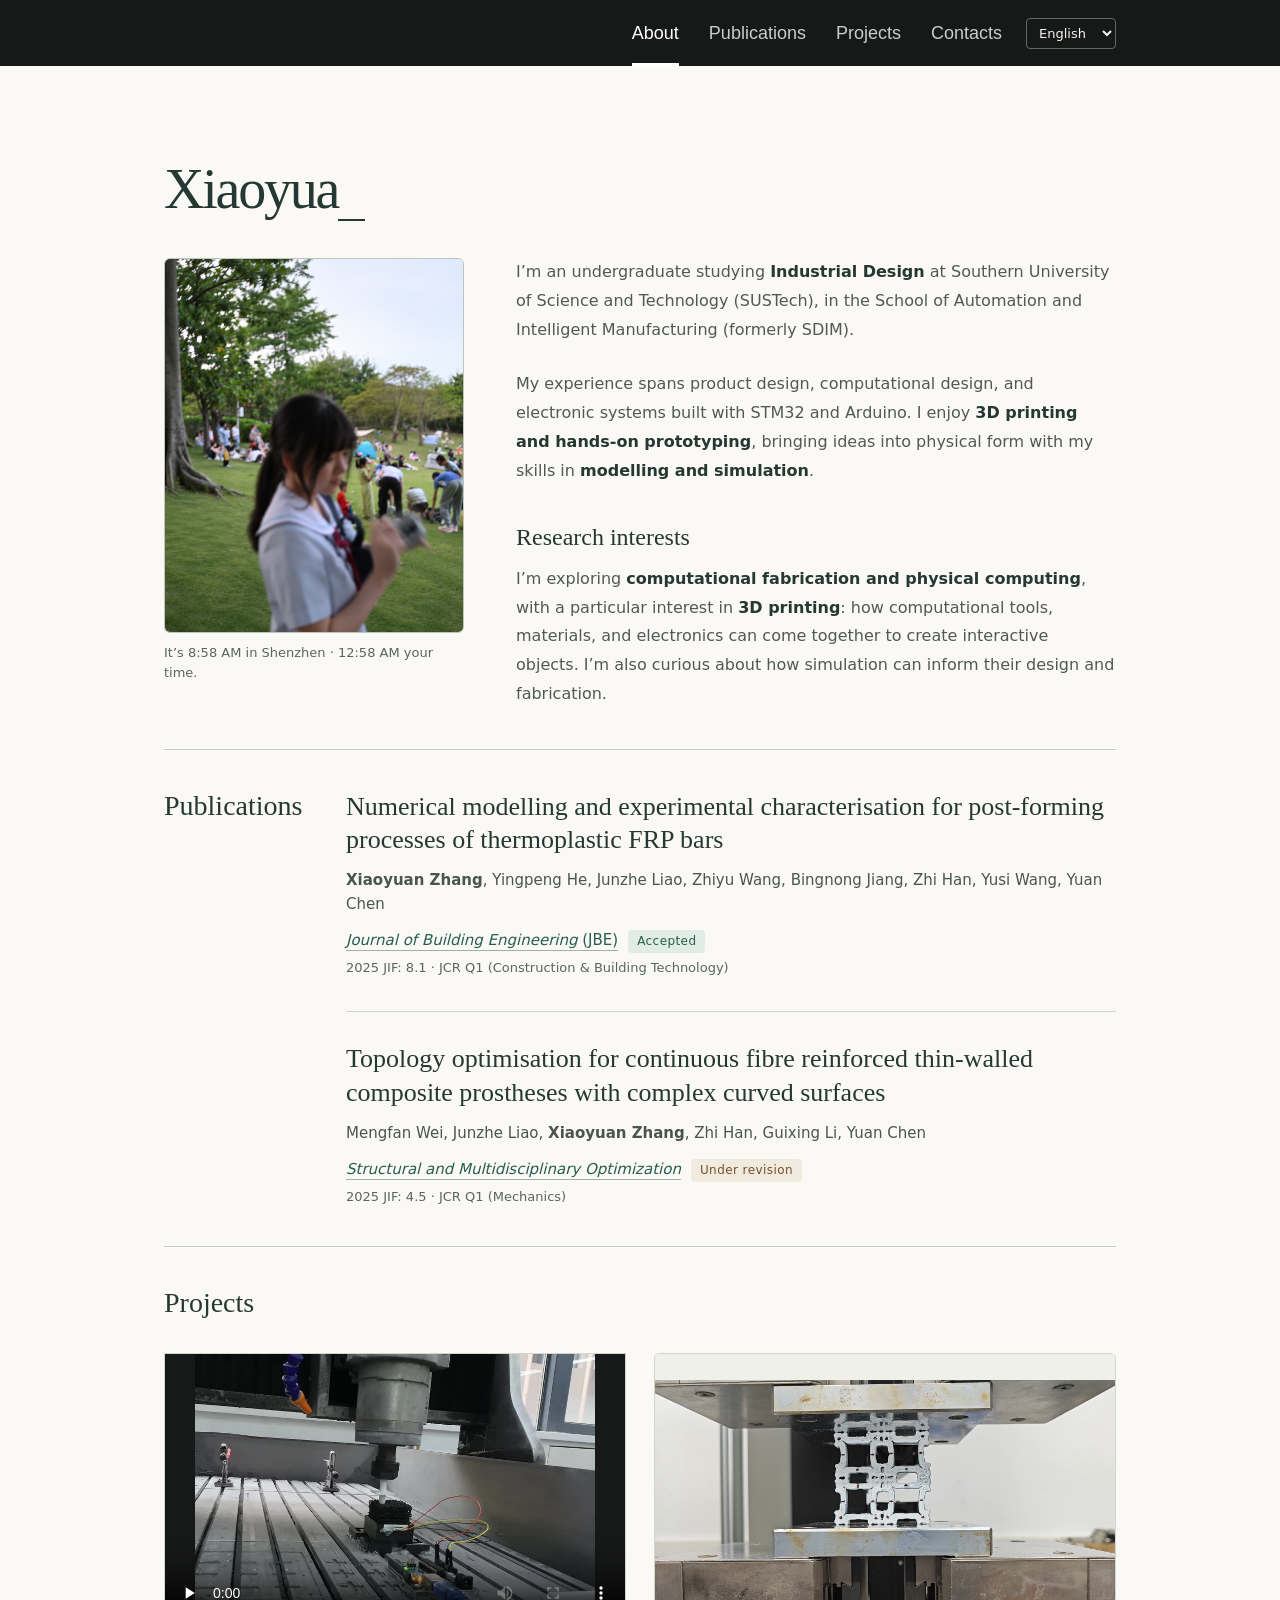
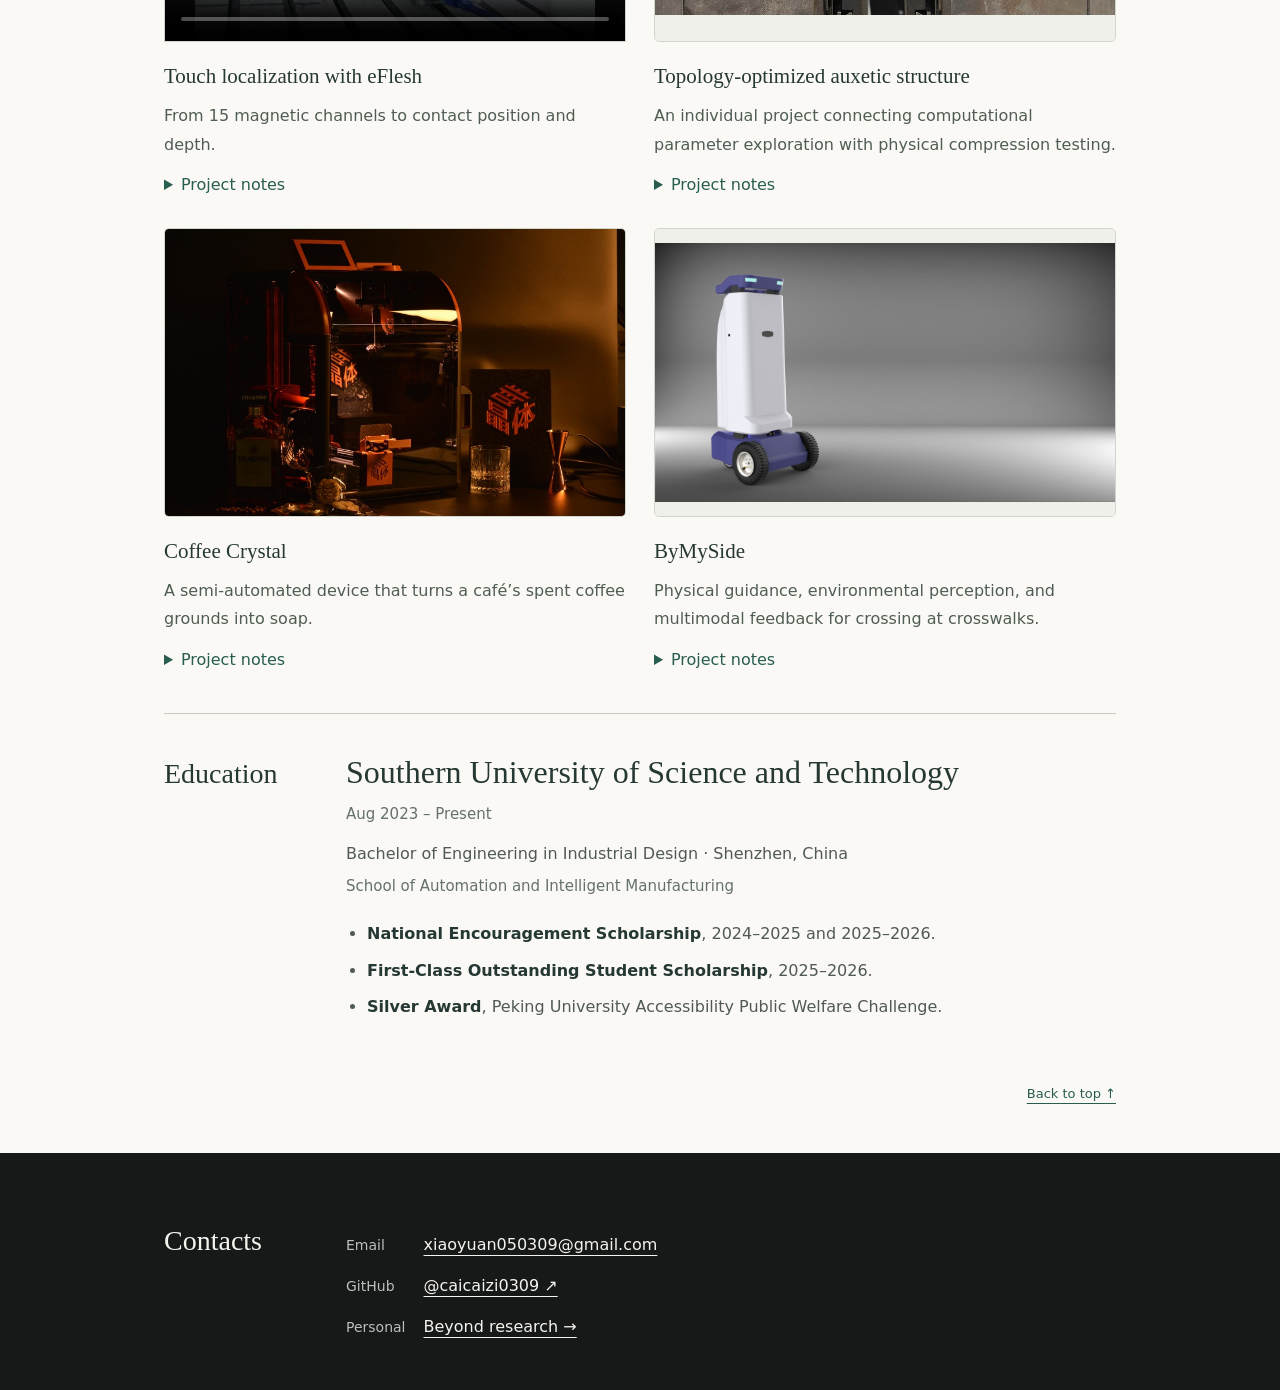
<file: index.html>
<!doctype html>
<html lang="en">
<head>
  <meta charset="utf-8">
  <meta name="viewport" content="width=device-width,initial-scale=1">
  <title>Xiaoyuan Zhang</title>
  <link rel="icon" type="image/svg+xml" href="images/favicon.svg?v=2">
  <link rel="stylesheet" href="style.css?v=20261124-1">
</head>
<body id="top">
<header>
  <nav aria-label="Main navigation" lang="en"><a href="#about">About</a><a href="#papers">Publications</a><a href="#projects">Projects</a><a href="#contact">Contacts</a></nav>
  <select id="language" aria-label="Language / Idioma">
    <option value="en" lang="en" selected>English</option>
    <option value="es" lang="es">Español</option>
  </select>
</header>
<div class="wrap">
<main>
<section id="about" class="hero">
  <!-- 改名字：替换下一行两个标签中间的文字 -->
  <h1 id="profile-name">Xiaoyuan Zhang</h1>
  <div class="profile-aside">
    <!-- 把照片命名为 portrait.jpg，放在 images 文件夹内 -->
    <div class="portrait">
      <span aria-hidden="true">Portrait</span>
      <img src="images/portrait.jpg" alt="Portrait of Xiaoyuan Zhang" onerror="this.hidden=true">
    </div>
    <p class="world-clock" id="clock-line" lang="en"></p>
  </div>
  <div>
    <!-- 改简介：替换下面这句话 -->
    <p class="intro">I’m an undergraduate studying <strong>Industrial Design</strong> at Southern University of Science and Technology (SUSTech), in the School of Automation and Intelligent Manufacturing (formerly SDIM).</p>
    <p class="intro">My experience spans product design, computational design, and electronic systems built with STM32 and Arduino. I enjoy <strong>3D printing and hands-on prototyping</strong>, bringing ideas into physical form with my skills in <strong>modelling and simulation</strong>.</p>
    <h2 class="bio-heading" lang="en">Research interests</h2>
    <p class="research-copy">I’m exploring <strong>computational fabrication and physical computing</strong>, with a particular interest in <strong>3D printing</strong>: how computational tools, materials, and electronics can come together to create interactive objects. I’m also curious about how simulation can inform their design and fabrication.</p>
  </div>
</section>

<section id="papers" class="row">
  <h2 lang="en">Publications</h2>
  <div lang="en"><!-- 每篇稿件使用一个 article，新增时复制整段 -->
    <article class="paper">
      <h3 lang="en">Numerical modelling and experimental characterisation for post-forming processes of thermoplastic FRP bars</h3>
      <p><strong>Xiaoyuan Zhang</strong>, Yingpeng He, Junzhe Liao, Zhiyu Wang, Bingnong Jiang, Zhi Han, Yusi Wang, Yuan Chen</p>
      <p class="venue"><a class="journal-link" href="https://www.sciencedirect.com/journal/journal-of-building-engineering" target="_blank" rel="noopener"><cite>Journal of Building Engineering</cite> (JBE)</a><span class="paper-status accepted" data-es="Aceptado">Accepted</span></p>
      <p class="journal-metrics">2025 JIF: 8.1 · JCR Q1 (Construction &amp; Building Technology)</p>
    </article>
    <article class="paper">
      <h3 lang="en">Topology optimisation for continuous fibre reinforced thin-walled composite prostheses with complex curved surfaces</h3>
      <p>Mengfan Wei, Junzhe Liao, <strong>Xiaoyuan Zhang</strong>, Zhi Han, Guixing Li, Yuan Chen</p>
      <p class="venue"><a class="journal-link" href="https://link.springer.com/journal/158" target="_blank" rel="noopener"><cite>Structural and Multidisciplinary Optimization</cite></a><span class="paper-status" data-es="En proceso de revisión">Under revision</span></p>
      <p class="journal-metrics">2025 JIF: 4.5 · JCR Q1 (Mechanics)</p>
    </article>
  </div>
</section>

<section id="projects" class="row">
  <h2 lang="en">Projects</h2>
  <div class="projects-grid"><!-- 每个项目使用一个 article -->
    <article class="entry project-card" id="project-eflesh">
      <!-- Put the original MP4 at videos/data-acquisition.mp4. The poster remains visible until playback. -->
      <video class="project-video" controls preload="none" poster="images/eflesh/acquisition.jpg">
        <source src="videos/data-acquisition.mp4" type="video/mp4">
        Your browser does not support HTML video.
      </video>
      <h3><a class="project-link" href="eflesh.html?v=20261120-3"><span data-es="Localización táctil con eFlesh">Touch localization with eFlesh</span></a></h3>
      <p data-es="De 15 canales magnéticos a la posición y profundidad de un contacto.">From 15 magnetic channels to contact position and depth.</p>
      <details><summary>Project notes</summary>
        <p data-es="Un proyecto de reproducción basado en eFlesh: adquisición automatizada, segmentación de señales, regresión con una red neuronal y visualización del contacto. Recogimos 2.000 pulsaciones y evaluamos la interpolación espacial mediante una partición en damero.">A reproduction project based on eFlesh: automated acquisition, signal segmentation, neural-network regression, and contact visualization. We collected 2,000 indentations and evaluated spatial interpolation with a checkerboard split.</p>
      </details>
    </article>
    <article class="entry project-card" id="project-auxetic">
      <div class="project-preview project-cover"><img src="images/auxetic/compression-setup.png" alt="Compression test of the auxetic specimen" loading="lazy"></div>
      <h3><a class="project-link" href="auxetic.html"><span data-es="Estructura auxética optimizada por topología">Topology-optimized auxetic structure</span></a></h3>
      <p data-es="Un proyecto individual que relaciona la exploración computacional de parámetros con una prueba física de compresión.">An individual project connecting computational parameter exploration with physical compression testing.</p>
      <details><summary>Project notes</summary>
        <p data-es="Exploré cómo el factor de penalización, el radio de filtrado y la fracción de volumen afectan la rigidez y el coeficiente de Poisson, y comparé la predicción con una pieza impresa.">I explored how penalization, filter radius, and volume fraction affect stiffness and Poisson’s ratio, then compared the prediction with a printed specimen.</p>
      </details>
    </article>
    <article class="entry project-card" id="project-coffee">
      <div class="project-preview project-cover project-cover--photo"><img src="images/coffee-crystal/delivery.jpg" alt="Coffee Crystal machine producing coffee-ground soap" loading="lazy"></div>
      <h3><a class="project-link" href="coffee-crystal.html"><span data-es="Coffee Crystal">Coffee Crystal</span></a></h3>
      <p data-es="Un dispositivo semiautomatizado que convierte los posos de café de una cafetería en jabón.">A semi-automated device that turns a café’s spent coffee grounds into soap.</p>
      <details><summary>Project notes</summary>
        <p data-es="Proyecto de equipo que integra investigación de usuarios, arquitectura mecánica, control de movimiento, control térmico e interacción guiada.">A team project integrating user research, mechanical architecture, motion and temperature control, and guided interaction.</p>
      </details>
    </article>
    <article class="entry project-card" id="project-street-robot">
      <div class="project-preview project-cover"><img src="images/street-robot/robot-render.jpg" alt="Street-crossing robot for visually impaired pedestrians" loading="lazy"></div>
      <h3><a class="project-link" href="street-robot.html"><span data-es="ByMySide">ByMySide</span></a></h3>
      <p data-es="Guía física, percepción del entorno y retroalimentación multimodal para cruzar pasos de peatones.">Physical guidance, environmental perception, and multimodal feedback for crossing at crosswalks.</p>
      <details><summary>Project notes</summary>
        <p data-es="Proyecto de equipo. Mi trabajo se centró en el análisis por elementos finitos del asa bajo cargas estáticas y dinámicas.">Team project. My work focused on finite-element analysis of the handle under static and dynamic loads.</p>
      </details>
    </article>
  </div>
</section>

<section id="education" class="row">
  <h2>Education</h2>
  <div class="education-record">
    <div>
      <h3>Southern University of Science and Technology</h3>
      <p class="education-period">Aug 2023 – Present</p>
      <p class="education-degree">Bachelor of Engineering in Industrial Design · Shenzhen, China</p>
      <p class="education-school">School of Automation and Intelligent Manufacturing</p>
      <!-- 奖项英文为描述性翻译；如证书有官方英文名称，可在此替换 -->
      <ul class="education-awards">
        <li><strong>National Encouragement Scholarship</strong>, 2024–2025 and 2025–2026.</li>
        <li><strong>First-Class Outstanding Student Scholarship</strong>, 2025–2026.</li>
        <li><strong>Silver Award</strong>, Peking University Accessibility Public Welfare Challenge.</li>
      </ul>
    </div>
  </div>
</section>

</main><footer><a href="#top">Back to top ↑</a></footer></div>
<div class="contact-band"><div class="wrap">
<section id="contact" class="row">
  <h2 lang="en">Contacts</h2>
  <dl class="contact-links">
    <dt>Email</dt>
    <dd><a href="mailto:xiaoyuan050309@gmail.com">xiaoyuan050309@gmail.com</a></dd>
    <dt>GitHub</dt>
    <dd><a href="https://github.com/caicaizi0309">@caicaizi0309 ↗</a></dd>
    <dt class="life-label">Personal</dt>
    <dd><a class="life-link" href="life.html">Beyond research →</a></dd>
  </dl>

</section>
</div></div><script src="clock.js"></script><script src="motion.js"></script><script src="language.js?v=20261124-1"></script></body></html>
</file>
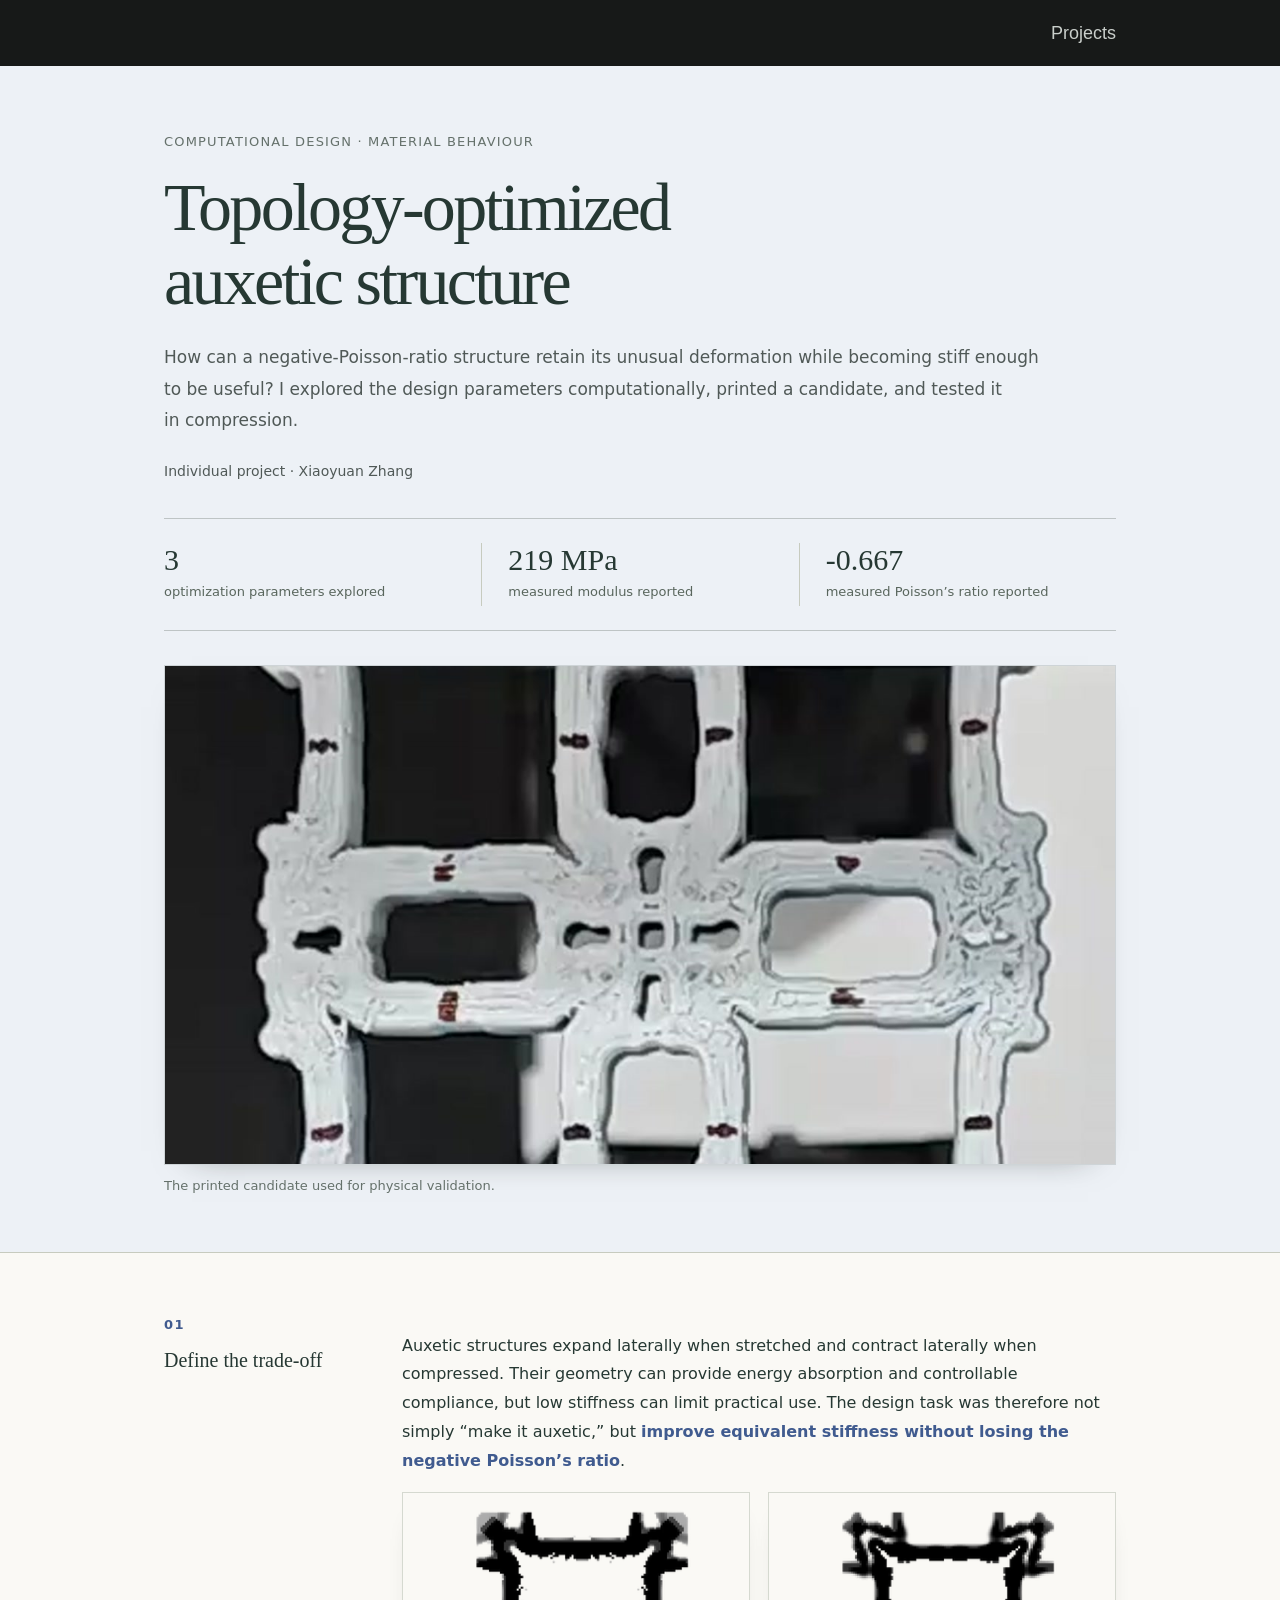
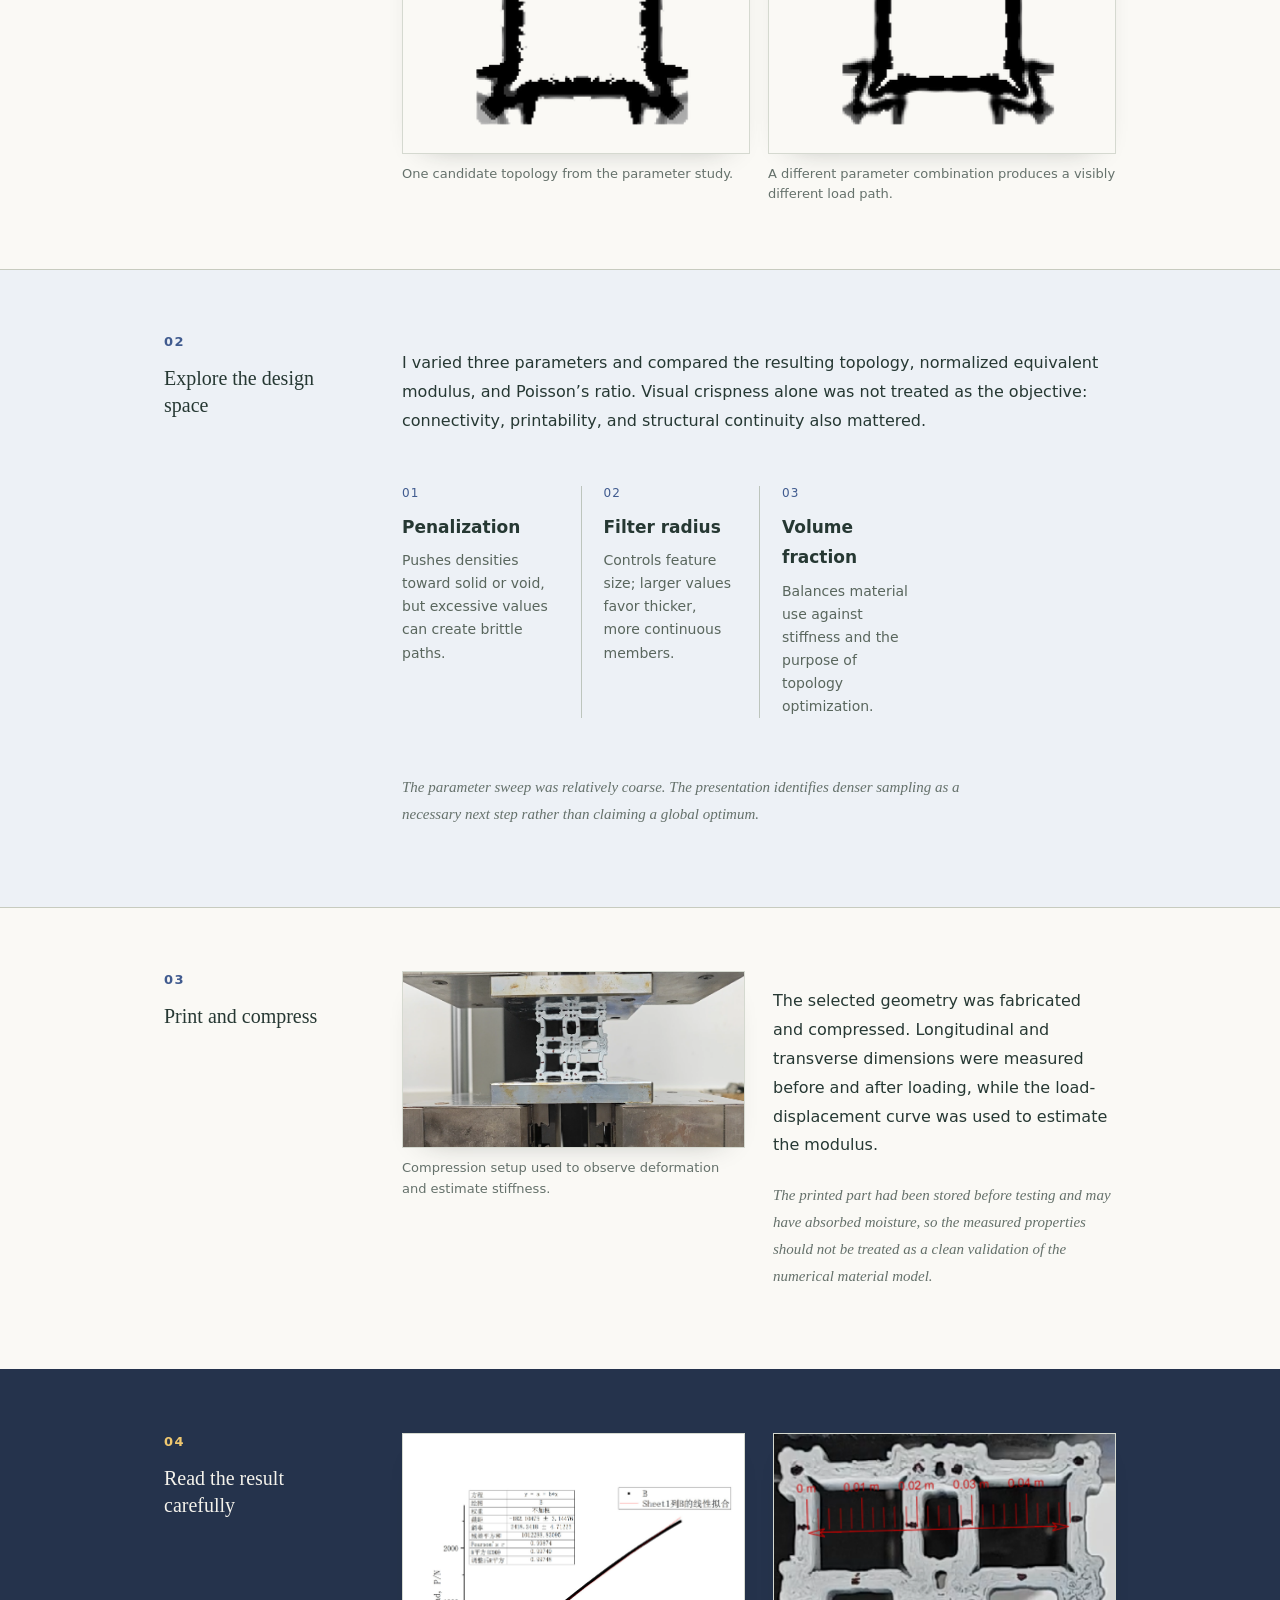
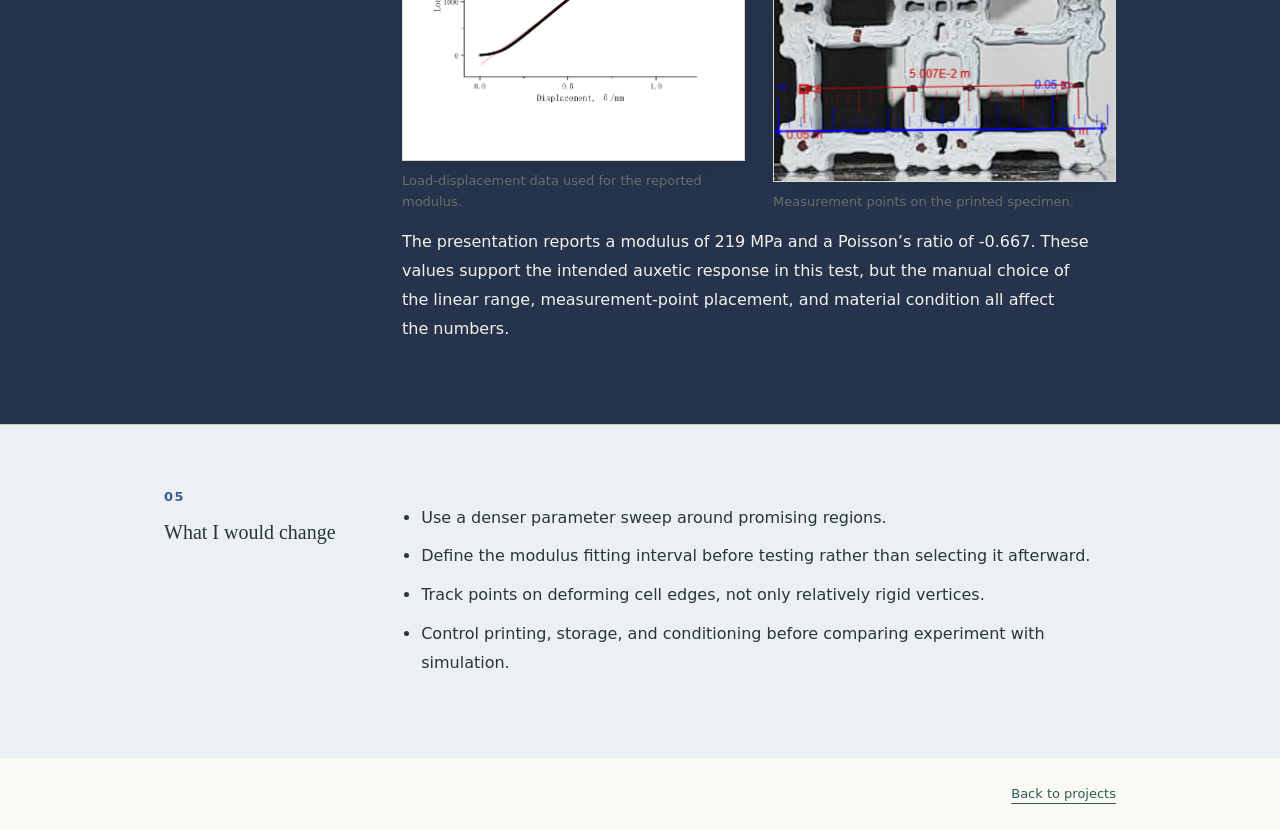
<file: auxetic.html>
<!doctype html>
<html lang="en">
<head>
<meta charset="utf-8"><meta name="viewport" content="width=device-width,initial-scale=1">
<title>Topology-optimized auxetic structure · Xiaoyuan Zhang</title>
<link rel="icon" type="image/svg+xml" href="images/favicon.svg?v=2">
<link rel="stylesheet" href="style.css?v=20261123-1"><link rel="stylesheet" href="project.css?v=20261125-1">
</head>
<body id="top" class="case-page case-auxetic">
<header><nav aria-label="Main navigation"><a href="index.html#projects">Projects</a></nav></header>
<main class="wrap">
<section class="case-head">
<div class="case-kicker">COMPUTATIONAL DESIGN · MATERIAL BEHAVIOUR</div>
<h1>Topology-optimized auxetic structure</h1>
<p>How can a negative-Poisson-ratio structure retain its unusual deformation while becoming stiff enough to be useful? I explored the design parameters computationally, printed a candidate, and tested it in compression.</p>
<p class="case-meta">Individual project · Xiaoyuan Zhang</p>
<div class="case-stats">
<div><strong>3</strong><span>optimization parameters explored</span></div>
<div><strong>219 MPa</strong><span>measured modulus reported</span></div>
<div><strong>-0.667</strong><span>measured Poisson’s ratio reported</span></div>
</div>
<figure class="case-hero-media"><img src="images/auxetic/final-structure.jpg" width="1280" height="1222" alt="Printed topology-optimized auxetic structure"><figcaption>The printed candidate used for physical validation.</figcaption></figure>
</section>
<section class="case-section">
<h2><span class="case-number">01</span><span class="case-title">Define the trade-off</span></h2>
<p>Auxetic structures expand laterally when stretched and contract laterally when compressed. Their geometry can provide energy absorption and controllable compliance, but low stiffness can limit practical use. The design task was therefore not simply “make it auxetic,” but <strong>improve equivalent stiffness without losing the negative Poisson’s ratio</strong>.</p>
<div class="case-image-pair">
<figure class="case-figure"><img src="images/auxetic/topology-1.png" width="350" height="263" alt="First topology optimization result"><figcaption>One candidate topology from the parameter study.</figcaption></figure>
<figure class="case-figure"><img src="images/auxetic/topology-2.png" width="350" height="263" alt="Second topology optimization result"><figcaption>A different parameter combination produces a visibly different load path.</figcaption></figure>
</div>
</section>
<section class="case-section case-section--tint">
<h2><span class="case-number">02</span><span class="case-title">Explore the design space</span></h2>
<p>I varied three parameters and compared the resulting topology, normalized equivalent modulus, and Poisson’s ratio. Visual crispness alone was not treated as the objective: connectivity, printability, and structural continuity also mattered.</p>
<ol class="case-flow">
<li><b>Penalization</b><span>Pushes densities toward solid or void, but excessive values can create brittle paths.</span></li>
<li><b>Filter radius</b><span>Controls feature size; larger values favor thicker, more continuous members.</span></li>
<li><b>Volume fraction</b><span>Balances material use against stiffness and the purpose of topology optimization.</span></li>
</ol>
<p class="case-note">The parameter sweep was relatively coarse. The presentation identifies denser sampling as a necessary next step rather than claiming a global optimum.</p>
</section>
<section class="case-section">
<h2><span class="case-number">03</span><span class="case-title">Print and compress</span></h2>
<div class="case-grid">
<figure class="case-figure"><img loading="lazy" src="images/auxetic/compression-setup.png" width="1605" height="821" alt="Printed auxetic specimen under compression"><figcaption>Compression setup used to observe deformation and estimate stiffness.</figcaption></figure>
<div><p>The selected geometry was fabricated and compressed. Longitudinal and transverse dimensions were measured before and after loading, while the load-displacement curve was used to estimate the modulus.</p><p class="case-note">The printed part had been stored before testing and may have absorbed moisture, so the measured properties should not be treated as a clean validation of the numerical material model.</p></div>
</div>
</section>
<section class="case-section case-section--result">
<h2><span class="case-number">04</span><span class="case-title">Read the result carefully</span></h2>
<div class="case-grid case-grid--result">
<figure class="case-figure"><img loading="lazy" src="images/auxetic/compression-curve.jpg" width="1370" height="957" alt="Load displacement curve from compression test"><figcaption>Load-displacement data used for the reported modulus.</figcaption></figure>
<figure class="case-figure case-figure--crop"><img loading="lazy" src="images/auxetic/specimen.png" width="435" height="442" alt="Auxetic specimen with measured dimensions"><figcaption>Measurement points on the printed specimen.</figcaption></figure>
</div>
<p>The presentation reports a modulus of 219 MPa and a Poisson’s ratio of -0.667. These values support the intended auxetic response in this test, but the manual choice of the linear range, measurement-point placement, and material condition all affect the numbers.</p>
</section>
<section class="case-section case-section--reflection">
<h2><span class="case-number">05</span><span class="case-title">What I would change</span></h2>
<ul class="case-list">
<li>Use a denser parameter sweep around promising regions.</li>
<li>Define the modulus fitting interval before testing rather than selecting it afterward.</li>
<li>Track points on deforming cell edges, not only relatively rigid vertices.</li>
<li>Control printing, storage, and conditioning before comparing experiment with simulation.</li>
</ul>
</section>
</main>
<div class="wrap"><footer><a href="index.html#projects">Back to projects</a></footer></div>
</body></html>
</file>
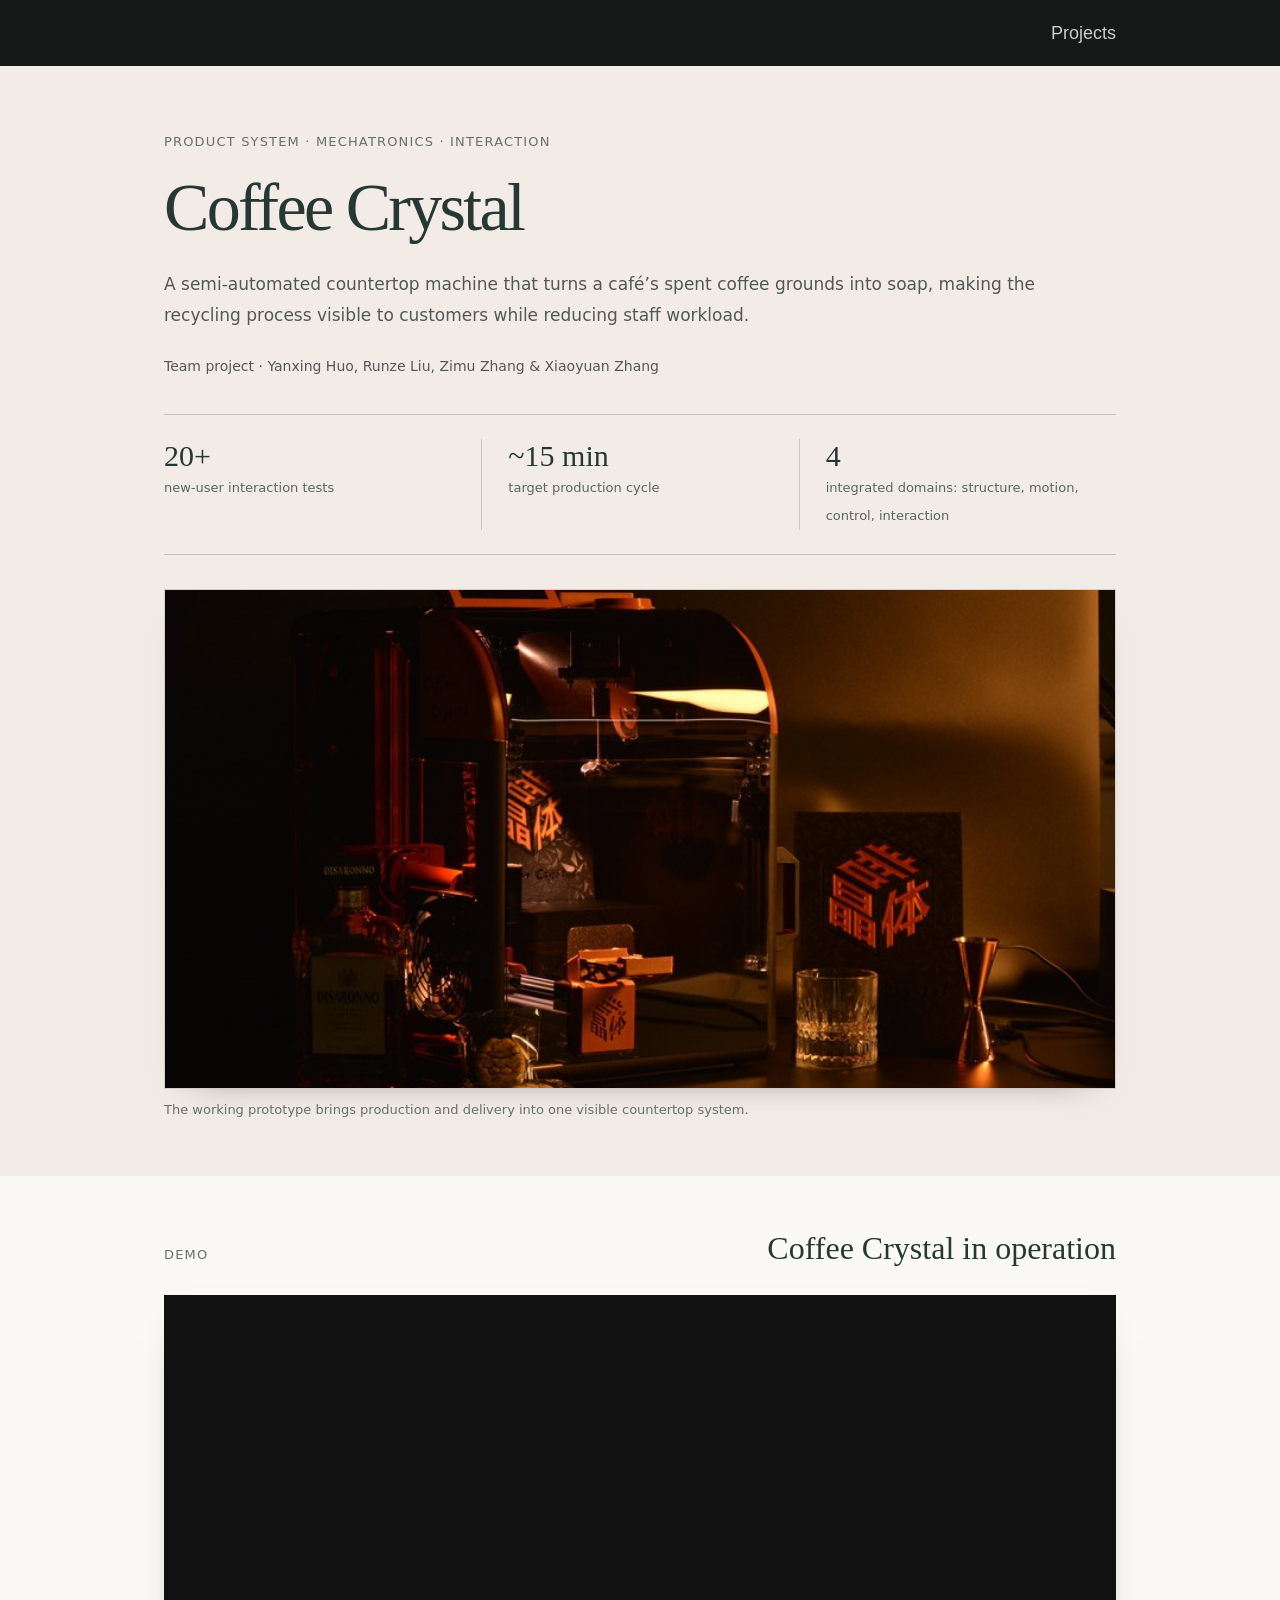
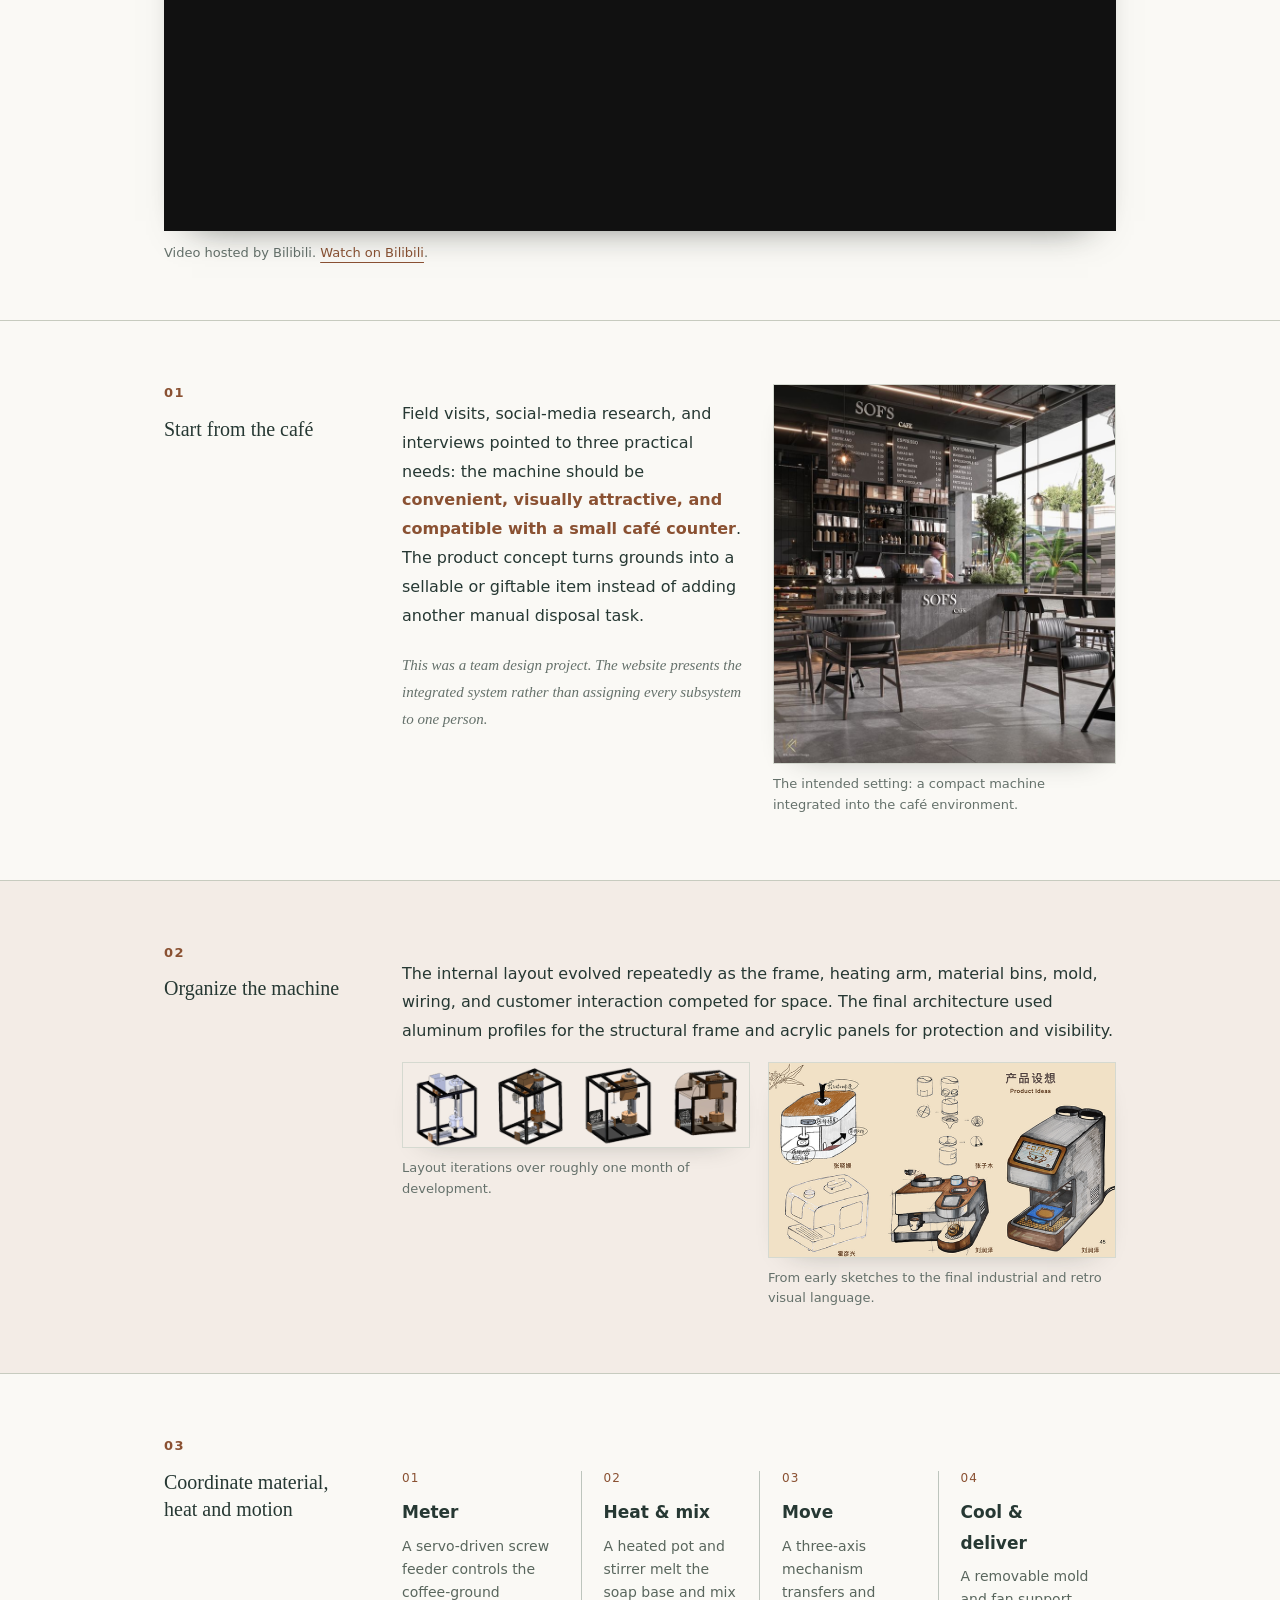
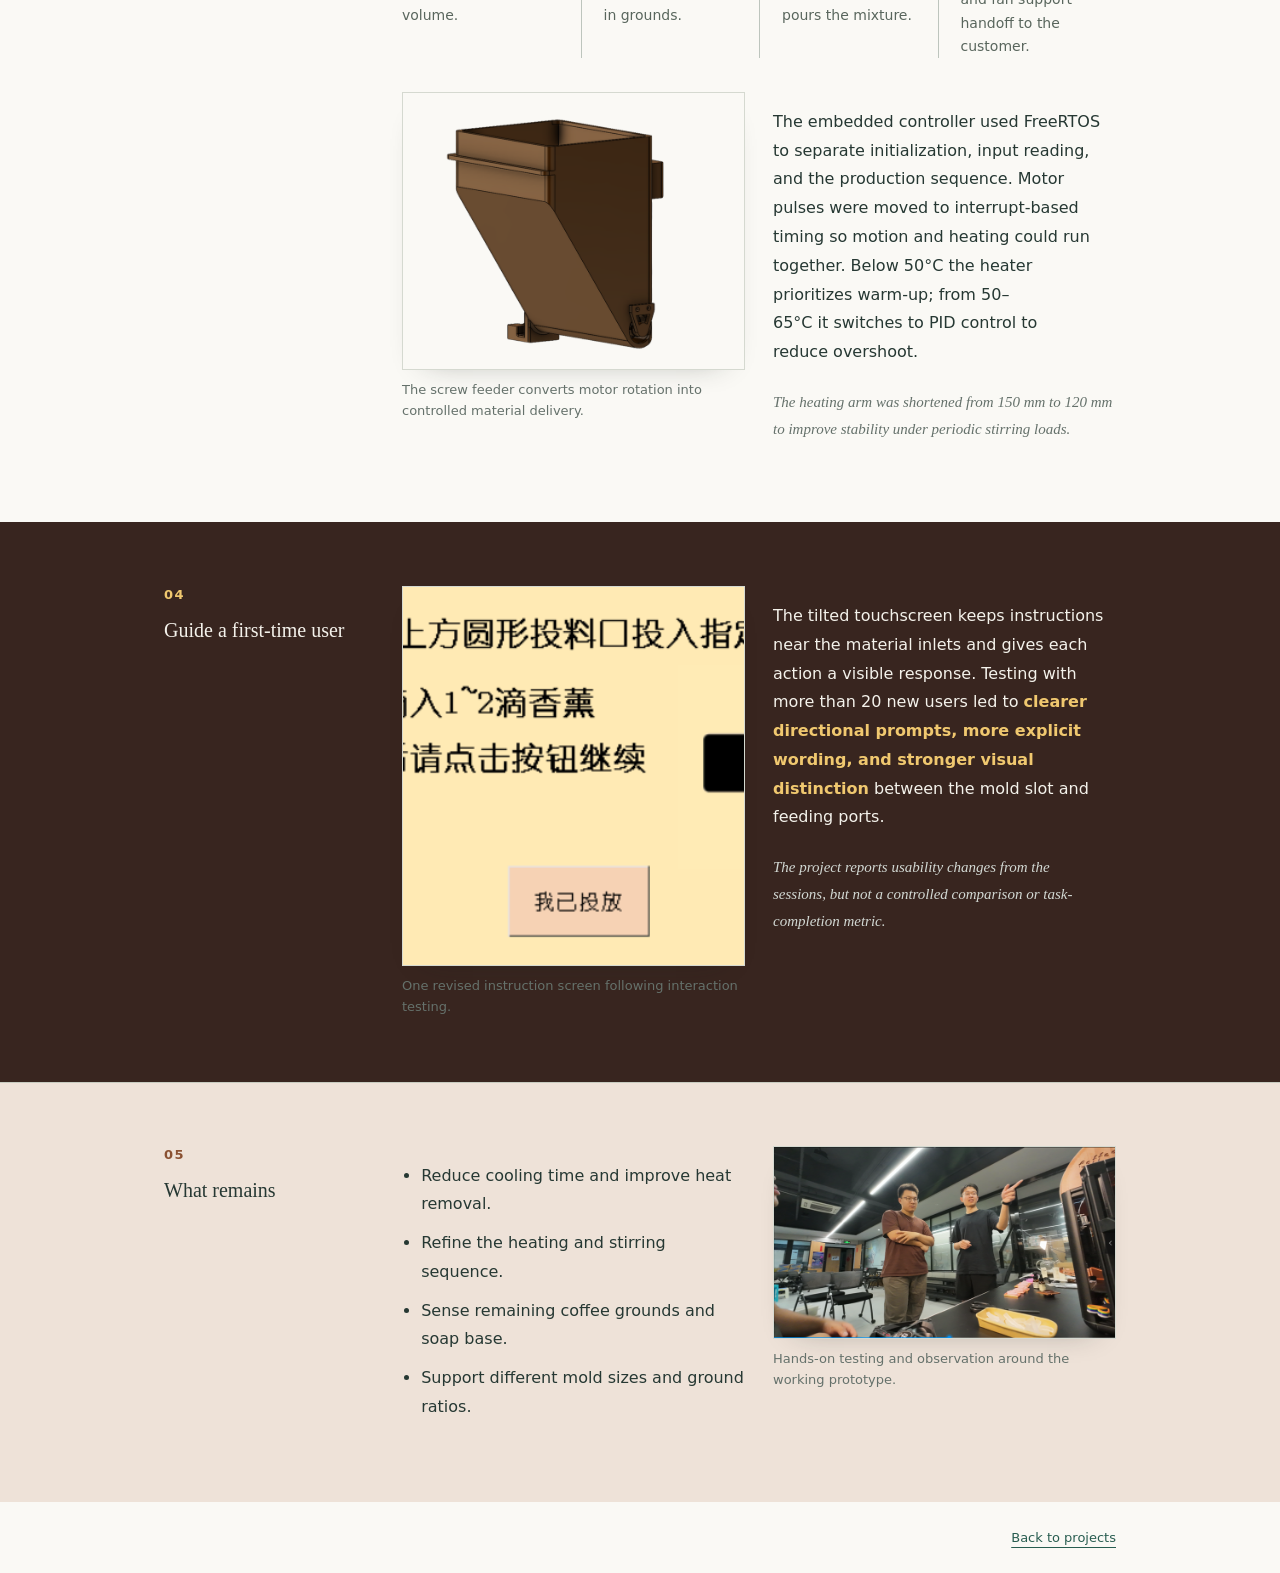
<file: coffee-crystal.html>
<!doctype html>
<html lang="en">
<head>
<meta charset="utf-8"><meta name="viewport" content="width=device-width,initial-scale=1">
<title>Coffee Crystal · Xiaoyuan Zhang</title>
<link rel="icon" type="image/svg+xml" href="images/favicon.svg?v=2">
<link rel="stylesheet" href="style.css?v=20261123-1"><link rel="stylesheet" href="project.css?v=20261125-1">
</head>
<body id="top" class="case-page case-coffee">
<header><nav aria-label="Main navigation"><a href="index.html#projects">Projects</a></nav></header>
<main class="wrap">
<section class="case-head">
<div class="case-kicker">PRODUCT SYSTEM · MECHATRONICS · INTERACTION</div>
<h1>Coffee Crystal</h1>
<p>A semi-automated countertop machine that turns a café’s spent coffee grounds into soap, making the recycling process visible to customers while reducing staff workload.</p>
<p class="case-meta">Team project · Yanxing Huo, Runze Liu, Zimu Zhang & Xiaoyuan Zhang</p>
<div class="case-stats">
<div><strong>20+</strong><span>new-user interaction tests</span></div>
<div><strong>~15 min</strong><span>target production cycle</span></div>
<div><strong>4</strong><span>integrated domains: structure, motion, control, interaction</span></div>
</div>
<figure class="case-hero-media"><img src="images/coffee-crystal/delivery.jpg" width="800" height="533" alt="Coffee Crystal machine and its soap molds"><figcaption>The working prototype brings production and delivery into one visible countertop system.</figcaption></figure>
</section>
<section class="case-demo" aria-labelledby="coffee-demo-title">
<div class="case-demo-heading">
<span class="case-kicker">DEMO</span>
<h2 id="coffee-demo-title">Coffee Crystal in operation</h2>
</div>
<div class="case-video-frame">
<iframe src="https://player.bilibili.com/player.html?isOutside=true&amp;aid=115478802468450&amp;bvid=BV1vdyZBKEYe&amp;cid=33619839392&amp;p=1&amp;autoplay=0&amp;danmaku=0" title="Coffee Crystal demonstration video on Bilibili" loading="lazy" scrolling="no" allow="autoplay; fullscreen; encrypted-media; picture-in-picture" allowfullscreen></iframe>
</div>
<p class="case-video-fallback">Video hosted by Bilibili. <a href="https://www.bilibili.com/video/BV1vdyZBKEYe" target="_blank" rel="noopener">Watch on Bilibili</a>.</p>
</section>
<section class="case-section">
<h2><span class="case-number">01</span><span class="case-title">Start from the café</span></h2>
<div class="case-grid">
<div><p>Field visits, social-media research, and interviews pointed to three practical needs: the machine should be <strong>convenient, visually attractive, and compatible with a small café counter</strong>. The product concept turns grounds into a sellable or giftable item instead of adding another manual disposal task.</p><p class="case-note">This was a team design project. The website presents the integrated system rather than assigning every subsystem to one person.</p></div>
<figure class="case-figure case-figure--crop"><img src="images/coffee-crystal/machine-hero.png" width="719" height="800" alt="Coffee Crystal concept in a café"><figcaption>The intended setting: a compact machine integrated into the café environment.</figcaption></figure>
</div>
</section>
<section class="case-section case-section--tint">
<h2><span class="case-number">02</span><span class="case-title">Organize the machine</span></h2>
<p>The internal layout evolved repeatedly as the frame, heating arm, material bins, mold, wiring, and customer interaction competed for space. The final architecture used aluminum profiles for the structural frame and acrylic panels for protection and visibility.</p>
<div class="case-image-pair">
<figure class="case-figure"><img loading="lazy" src="images/coffee-crystal/layout-iterations.png" width="800" height="195" alt="Iterations of the Coffee Crystal internal layout"><figcaption>Layout iterations over roughly one month of development.</figcaption></figure>
<figure class="case-figure"><img loading="lazy" src="images/coffee-crystal/exterior-design.png" width="640" height="358" alt="Sketches and exterior design development"><figcaption>From early sketches to the final industrial and retro visual language.</figcaption></figure>
</div>
</section>
<section class="case-section">
<h2><span class="case-number">03</span><span class="case-title">Coordinate material, heat and motion</span></h2>
<ol class="case-flow">
<li><b>Meter</b><span>A servo-driven screw feeder controls the coffee-ground volume.</span></li>
<li><b>Heat & mix</b><span>A heated pot and stirrer melt the soap base and mix in grounds.</span></li>
<li><b>Move</b><span>A three-axis mechanism transfers and pours the mixture.</span></li>
<li><b>Cool & deliver</b><span>A removable mold and fan support handoff to the customer.</span></li>
</ol>
<div class="case-grid">
<figure class="case-figure"><img loading="lazy" src="images/coffee-crystal/screw-feeder.png" width="800" height="648" alt="Screw feeder for spent coffee grounds"><figcaption>The screw feeder converts motor rotation into controlled material delivery.</figcaption></figure>
<div><p>The embedded controller used FreeRTOS to separate initialization, input reading, and the production sequence. Motor pulses were moved to interrupt-based timing so motion and heating could run together. Below 50°C the heater prioritizes warm-up; from 50–65°C it switches to PID control to reduce overshoot.</p><p class="case-note">The heating arm was shortened from 150 mm to 120 mm to improve stability under periodic stirring loads.</p></div>
</div>
</section>
<section class="case-section case-section--result">
<h2><span class="case-number">04</span><span class="case-title">Guide a first-time user</span></h2>
<div class="case-grid">
<figure class="case-figure case-figure--crop"><img loading="lazy" src="images/coffee-crystal/interaction-improvements.png" width="593" height="334" alt="Revised instruction screen for adding soap base"><figcaption>One revised instruction screen following interaction testing.</figcaption></figure>
<div><p>The tilted touchscreen keeps instructions near the material inlets and gives each action a visible response. Testing with more than 20 new users led to <strong>clearer directional prompts, more explicit wording, and stronger visual distinction</strong> between the mold slot and feeding ports.</p><p class="case-note">The project reports usability changes from the sessions, but not a controlled comparison or task-completion metric.</p></div>
</div>
</section>
<section class="case-section case-section--reflection">
<h2><span class="case-number">05</span><span class="case-title">What remains</span></h2>
<div class="case-grid">
<ul class="case-list">
<li>Reduce cooling time and improve heat removal.</li>
<li>Refine the heating and stirring sequence.</li>
<li>Sense remaining coffee grounds and soap base.</li>
<li>Support different mold sizes and ground ratios.</li>
</ul>
<figure class="case-figure"><img loading="lazy" src="images/coffee-crystal/user-test.png" width="800" height="449" alt="User testing of the Coffee Crystal machine"><figcaption>Hands-on testing and observation around the working prototype.</figcaption></figure>
</div>
</section>
</main>
<div class="wrap"><footer><a href="index.html#projects">Back to projects</a></footer></div>
</body></html>
</file>
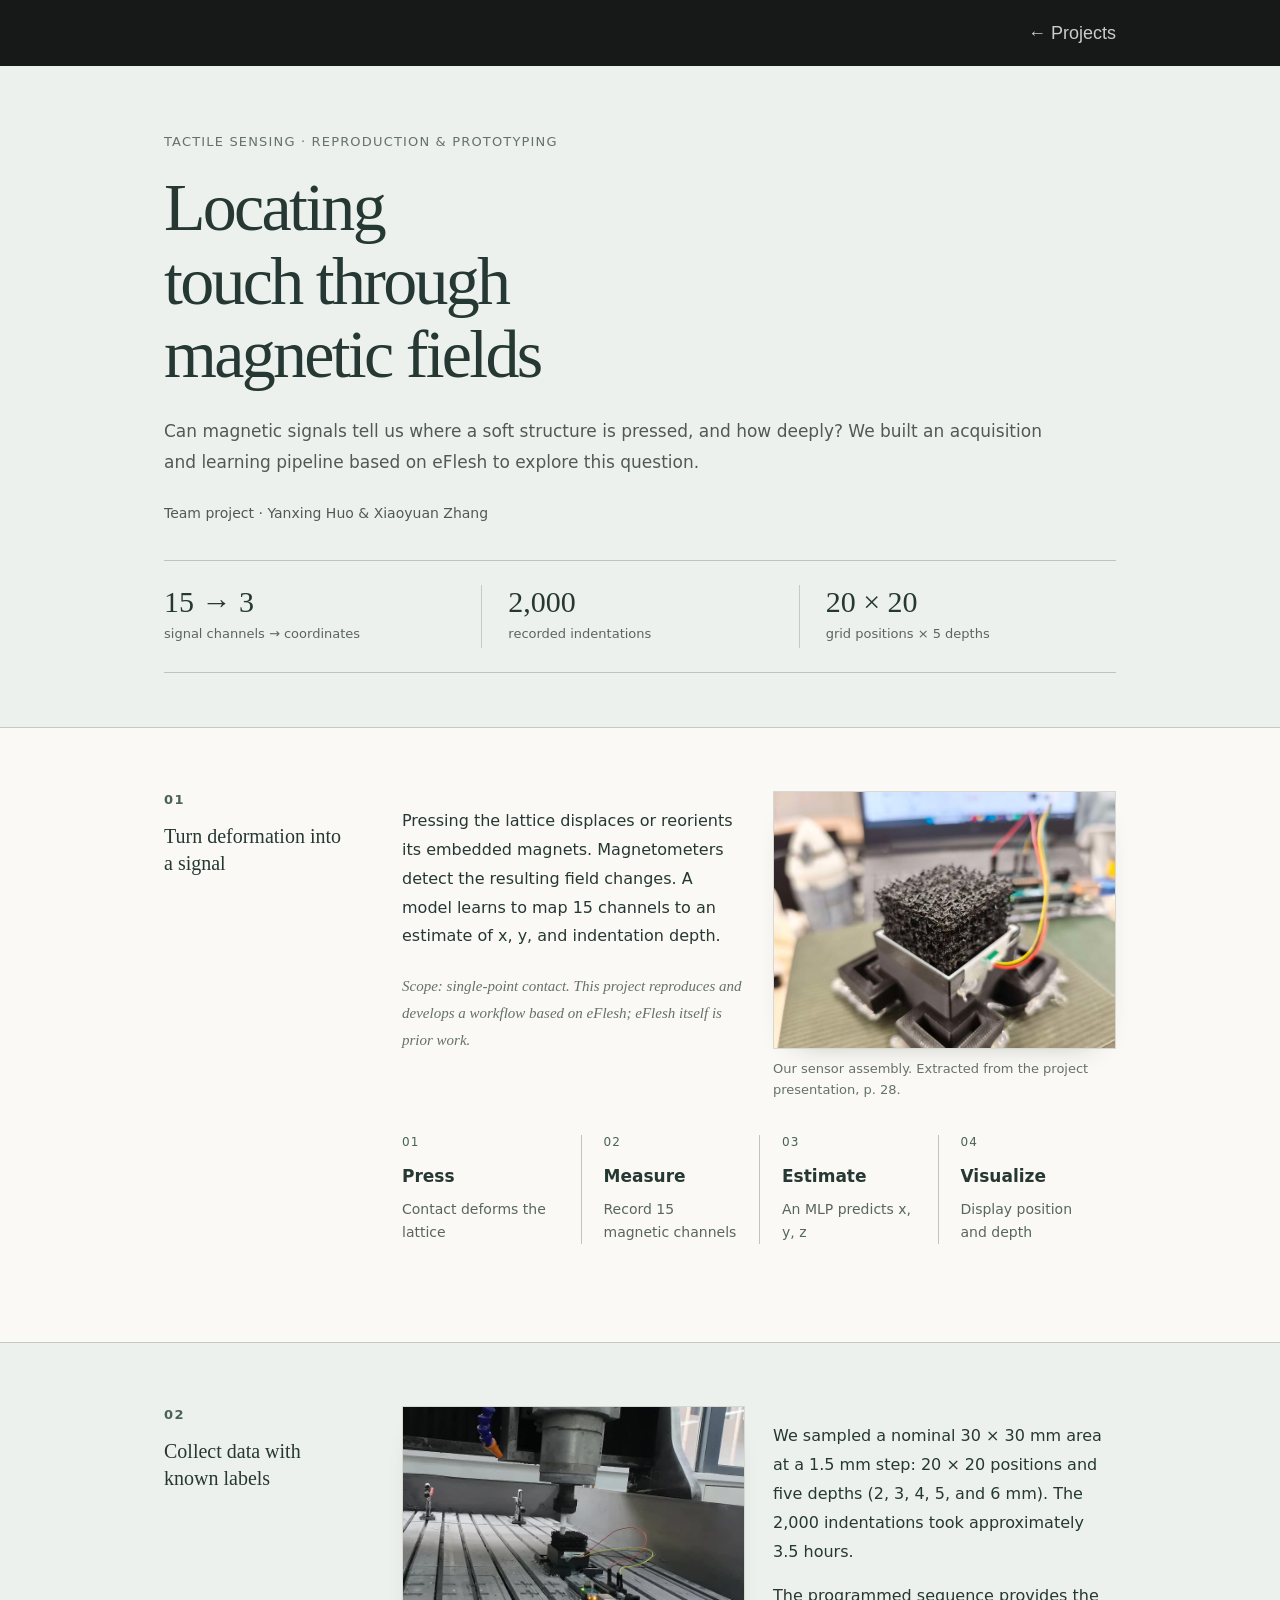
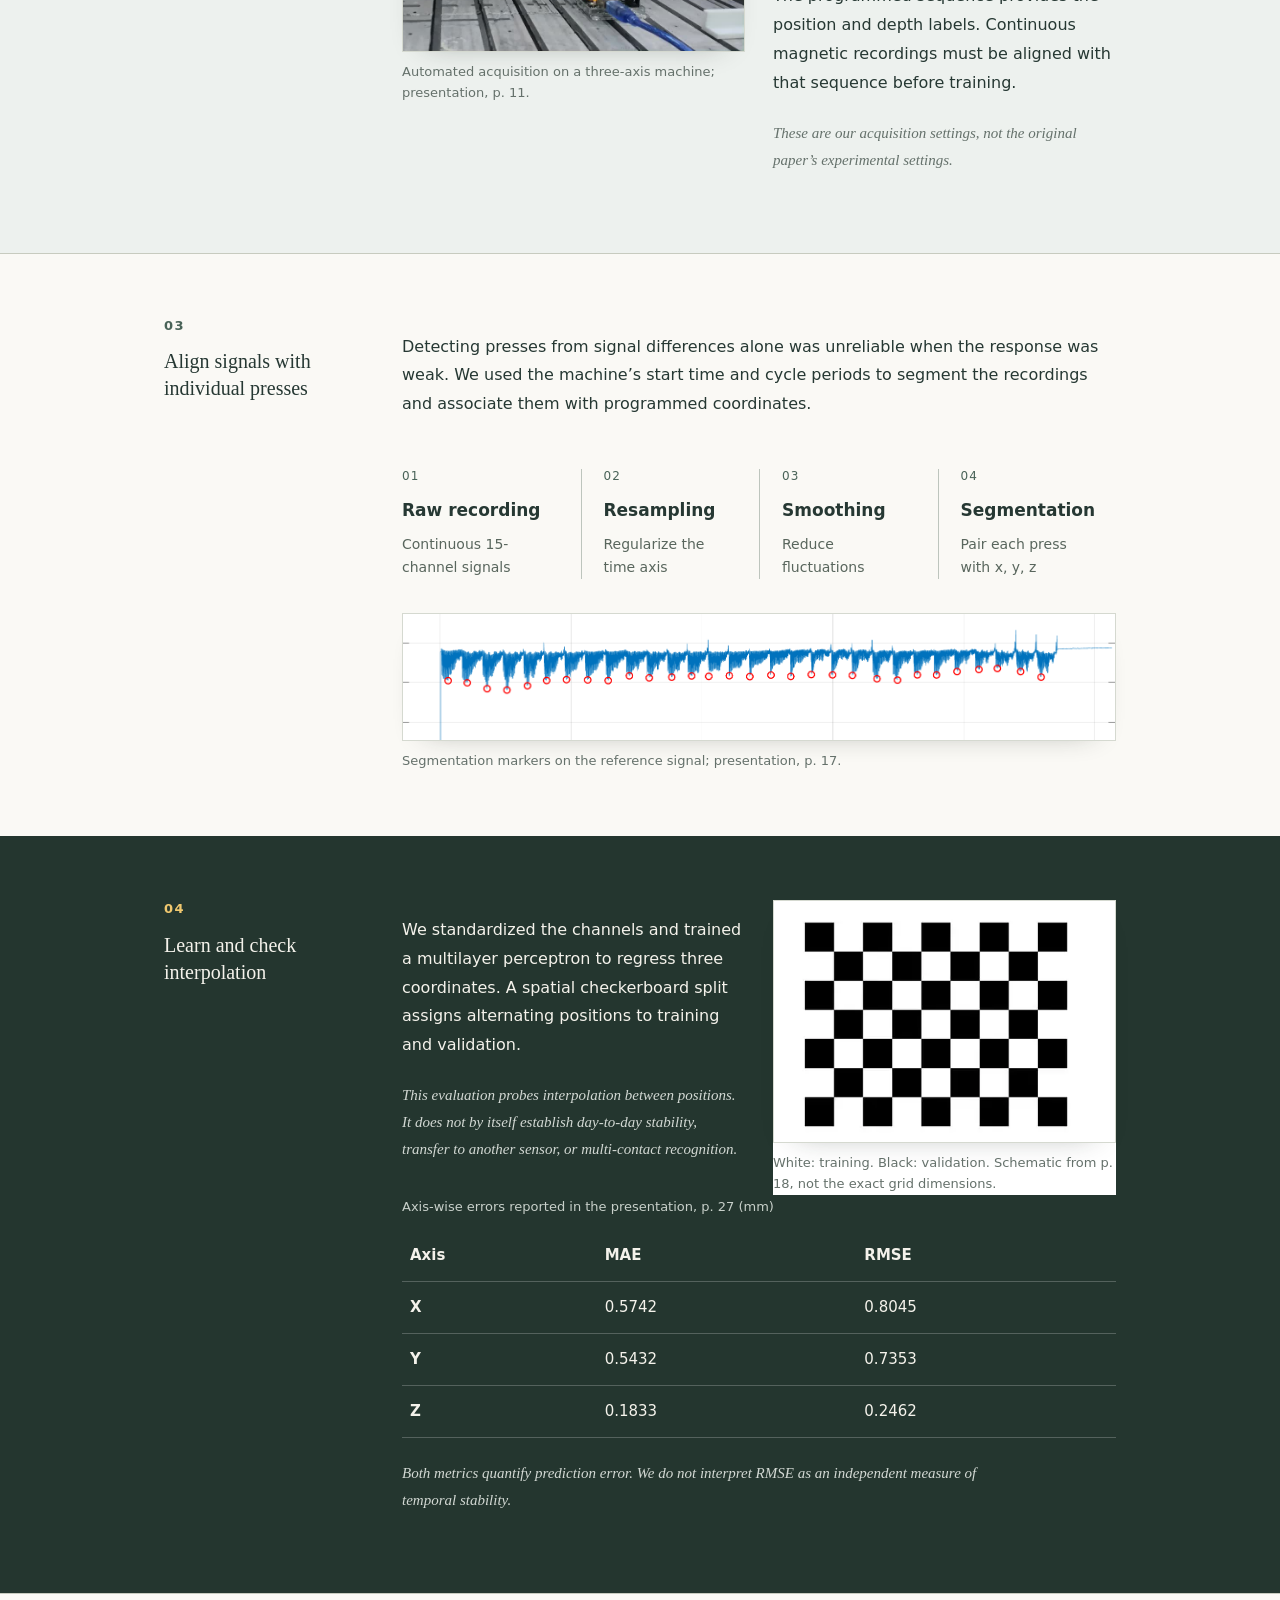
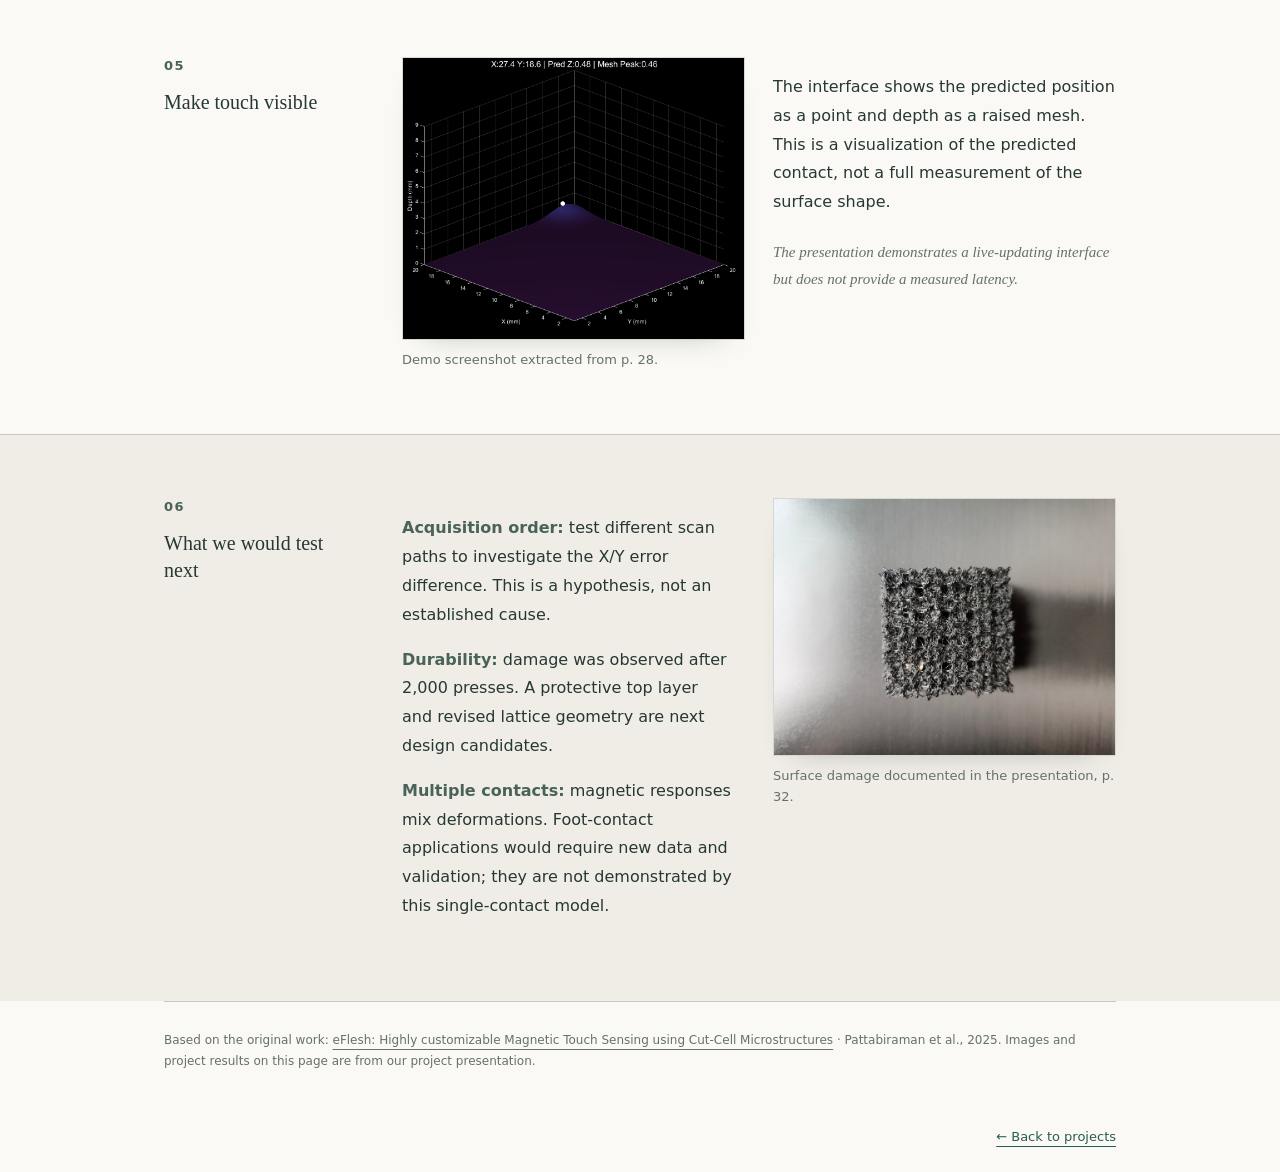
<file: eflesh.html>
<!doctype html>
<html lang="en">
<head>
<meta charset="utf-8"><meta name="viewport" content="width=device-width,initial-scale=1">
<title data-es="Localización táctil con eFlesh · Xiaoyuan Zhang">Touch localization with eFlesh · Xiaoyuan Zhang</title>
<link rel="icon" type="image/svg+xml" href="images/favicon.svg?v=2">
<link rel="stylesheet" href="style.css?v=20261123-1"><link rel="stylesheet" href="project.css?v=20261125-1">
</head>
<body id="top" class="case-page">
<header>
<nav aria-label="Main navigation"><a href="index.html#projects">← Projects</a></nav>
</header>
<main class="wrap">
<section class="case-head">
<div class="case-kicker" data-es="SENSORES TÁCTILES · REPRODUCCIÓN Y PROTOTIPADO">TACTILE SENSING · REPRODUCTION & PROTOTYPING</div>
<h1 data-es="Localizar el contacto a partir de campos magnéticos">Locating touch through magnetic fields</h1>
<p data-es="¿Podemos estimar dónde y cuánto se presiona una estructura blanda a partir de sus señales magnéticas? Construimos un sistema de adquisición y aprendizaje basado en eFlesh para explorar esta pregunta.">Can magnetic signals tell us where a soft structure is pressed, and how deeply? We built an acquisition and learning pipeline based on eFlesh to explore this question.</p>
<p class="case-meta" data-es="Proyecto de equipo · Yanxing Huo y Xiaoyuan Zhang">Team project · Yanxing Huo & Xiaoyuan Zhang</p>
<div class="case-stats">
<div><strong>15 → 3</strong><span data-es="canales de señal → coordenadas">signal channels → coordinates</span></div>
<div><strong>2,000</strong><span data-es="pulsaciones registradas">recorded indentations</span></div>
<div><strong>20 × 20</strong><span data-es="posiciones de la cuadrícula × 5 profundidades">grid positions × 5 depths</span></div>
</div>
</section>
<section class="case-section">
<h2><span class="case-number">01</span><span class="case-title" data-es="Convertir una deformación en una señal">Turn deformation into a signal</span></h2>
<div class="case-grid">
<div><p data-es="Al presionar la estructura de celosía, los imanes incorporados cambian de posición u orientación. Los magnetómetros detectan el cambio del campo. El modelo aprende a convertir 15 canales en una estimación de x, y y profundidad de penetración.">Pressing the lattice displaces or reorients its embedded magnets. Magnetometers detect the resulting field changes. A model learns to map 15 channels to an estimate of x, y, and indentation depth.</p>
<p class="case-note" data-es="Alcance: un único punto de contacto. Este proyecto reproduce y amplía un flujo de trabajo basado en eFlesh; no presenta eFlesh como una invención propia.">Scope: single-point contact. This project reproduces and develops a workflow based on eFlesh; eFlesh itself is prior work.</p></div>
<figure class="case-figure"><img src="images/eflesh/sensor.jpg" width="1024" height="768" alt="Magnetic lattice sensor mounted on its fixture" data-alt-es="Sensor de celosía magnética montado en su soporte"><figcaption data-es="Nuestro montaje del sensor. Imagen extraída de la presentación del proyecto, p. 28.">Our sensor assembly. Extracted from the project presentation, p. 28.</figcaption></figure>
</div>
<ol class="case-flow">
<li><b data-es="Presionar">Press</b><span data-es="Contacto deforma la celosía">Contact deforms the lattice</span></li>
<li><b data-es="Medir">Measure</b><span data-es="Registrar 15 canales magnéticos">Record 15 magnetic channels</span></li>
<li><b data-es="Estimar">Estimate</b><span data-es="La red MLP predice x, y, z">An MLP predicts x, y, z</span></li>
<li><b data-es="Visualizar">Visualize</b><span data-es="Mostrar posición y profundidad">Display position and depth</span></li>
</ol>
</section>
<section class="case-section case-section--tint">
<h2><span class="case-number">02</span><span class="case-title" data-es="Adquirir datos con etiquetas conocidas">Collect data with known labels</span></h2>
<div class="case-grid">
<figure class="case-figure"><img loading="lazy" src="images/eflesh/acquisition.jpg" width="788" height="564" alt="Three-axis machine pressing the tactile sensor" data-alt-es="Máquina de tres ejes presionando el sensor táctil"><figcaption data-es="Adquisición automatizada con una máquina de tres ejes; presentación, p. 11.">Automated acquisition on a three-axis machine; presentation, p. 11.</figcaption></figure>
<div><p data-es="Recorrimos una zona nominal de 30 × 30 mm con un paso de 1,5 mm: 20 × 20 posiciones y cinco profundidades (2, 3, 4, 5 y 6 mm). Las 2.000 pulsaciones tardaron unas 3,5 horas.">We sampled a nominal 30 × 30 mm area at a 1.5 mm step: 20 × 20 positions and five depths (2, 3, 4, 5, and 6 mm). The 2,000 indentations took approximately 3.5 hours.</p>
<p data-es="La secuencia programada proporciona las etiquetas de posición y profundidad. Los registros magnéticos continuos deben alinearse con esa secuencia antes de entrenar.">The programmed sequence provides the position and depth labels. Continuous magnetic recordings must be aligned with that sequence before training.</p>
<p class="case-note" data-es="Estos son los parámetros de nuestra adquisición, no los del experimento del artículo original.">These are our acquisition settings, not the original paper’s experimental settings.</p></div>
</div>
</section>
<section class="case-section">
<h2><span class="case-number">03</span><span class="case-title" data-es="Alinear señales y pulsaciones">Align signals with individual presses</span></h2>
<p data-es="Detectar pulsaciones únicamente mediante diferencias de señal fallaba cuando la respuesta era débil. Aprovechamos el inicio y los periodos de los ciclos de la máquina para segmentar los registros y asociarlos a las coordenadas programadas.">Detecting presses from signal differences alone was unreliable when the response was weak. We used the machine’s start time and cycle periods to segment the recordings and associate them with programmed coordinates.</p>
<ol class="case-flow">
<li><b data-es="Registro bruto">Raw recording</b><span data-es="Señales continuas de 15 canales">Continuous 15-channel signals</span></li>
<li><b data-es="Remuestreo">Resampling</b><span data-es="Regularizar el eje temporal">Regularize the time axis</span></li>
<li><b data-es="Suavizado">Smoothing</b><span data-es="Reducir las fluctuaciones">Reduce fluctuations</span></li>
<li><b data-es="Segmentación">Segmentation</b><span data-es="Emparejar cada pulsación con x, y, z">Pair each press with x, y, z</span></li>
</ol>
<figure class="case-figure"><img loading="lazy" src="images/eflesh/segmentation.png" width="1485" height="264" alt="Recorded signal with markers identifying indentation cycles" data-alt-es="Señal registrada con marcadores de los ciclos de pulsación"><figcaption data-es="Marcadores de segmentación en la señal de referencia; presentación, p. 17.">Segmentation markers on the reference signal; presentation, p. 17.</figcaption></figure>
</section>
<section class="case-section case-section--result">
<h2><span class="case-number">04</span><span class="case-title" data-es="Aprender y comprobar la interpolación">Learn and check interpolation</span></h2>
<div class="case-grid">
<div><p data-es="Estandarizamos los canales y entrenamos un perceptrón multicapa para estimar tres coordenadas. Una partición espacial en damero utiliza posiciones alternas para entrenamiento y validación.">We standardized the channels and trained a multilayer perceptron to regress three coordinates. A spatial checkerboard split assigns alternating positions to training and validation.</p>
<p class="case-note" data-es="Esta evaluación comprueba la interpolación entre posiciones. No demuestra por sí sola estabilidad entre días, transferencia a otro sensor ni reconocimiento de varios contactos.">This evaluation probes interpolation between positions. It does not by itself establish day-to-day stability, transfer to another sensor, or multi-contact recognition.</p></div>
<figure class="case-figure small-figure"><img loading="lazy" src="images/eflesh/checkerboard.png" width="474" height="335" alt="Checkerboard pattern illustrating alternating train and validation positions" data-alt-es="Damero que ilustra posiciones alternas de entrenamiento y validación"><figcaption data-es="Blanco: entrenamiento. Negro: validación. Esquema de la presentación, p. 18; no representa el tamaño exacto de la cuadrícula.">White: training. Black: validation. Schematic from p. 18, not the exact grid dimensions.</figcaption></figure>
</div>
<table class="case-table"><caption data-es="Errores por eje informados en la presentación, p. 27 (mm)">Axis-wise errors reported in the presentation, p. 27 (mm)</caption><thead><tr><th data-es="Eje">Axis</th><th>MAE</th><th>RMSE</th></tr></thead><tbody><tr><th>X</th><td>0.5742</td><td>0.8045</td></tr><tr><th>Y</th><td>0.5432</td><td>0.7353</td></tr><tr><th>Z</th><td>0.1833</td><td>0.2462</td></tr></tbody></table>
<p class="case-note" data-es="Ambas métricas cuantifican error de predicción. No interpretamos el RMSE como una medida independiente de estabilidad temporal.">Both metrics quantify prediction error. We do not interpret RMSE as an independent measure of temporal stability.</p>
</section>
<section class="case-section">
<h2><span class="case-number">05</span><span class="case-title" data-es="Hacer visible el contacto">Make touch visible</span></h2>
<div class="case-grid">
<figure class="case-figure"><img loading="lazy" src="images/eflesh/demo.png" width="1100" height="905" alt="Screenshot of the contact-position and depth visualization" data-alt-es="Captura de la visualización de posición y profundidad de contacto"><figcaption data-es="Captura del demostrador, extraída de la p. 28.">Demo screenshot extracted from p. 28.</figcaption></figure>
<div><p data-es="La interfaz representa la posición estimada con un punto y la profundidad con una elevación de la malla. Es una visualización del contacto predicho, no una medición completa de la forma de la superficie.">The interface shows the predicted position as a point and depth as a raised mesh. This is a visualization of the predicted contact, not a full measurement of the surface shape.</p><p class="case-note" data-es="La presentación muestra una interfaz que se actualiza en vivo, pero no proporciona una medición de latencia.">The presentation demonstrates a live-updating interface but does not provide a measured latency.</p></div>
</div>
</section>
<section class="case-section case-section--reflection">
<h2><span class="case-number">06</span><span class="case-title" data-es="Lo que probaríamos después">What we would test next</span></h2>
<div class="case-grid">
<div><p data-es="Orden de adquisición: probar trayectorias distintas para investigar la diferencia de error entre X e Y. Es una hipótesis, no una causa demostrada."><strong>Acquisition order:</strong> test different scan paths to investigate the X/Y error difference. This is a hypothesis, not an established cause.</p>
<p data-es="Durabilidad: se observó daño tras 2.000 pulsaciones. El siguiente paso es ensayar una capa superior protectora y geometrías de celosía alternativas."><strong>Durability:</strong> damage was observed after 2,000 presses. A protective top layer and revised lattice geometry are next design candidates.</p>
<p data-es="Varios contactos: la respuesta magnética combina deformaciones. Las aplicaciones plantares requerirían nuevos datos y validación; no están demostradas por este modelo de un solo contacto."><strong>Multiple contacts:</strong> magnetic responses mix deformations. Foot-contact applications would require new data and validation; they are not demonstrated by this single-contact model.</p></div>
<figure class="case-figure"><img loading="lazy" src="images/eflesh/damage.jpg" width="1639" height="1229" alt="Visible holes in the lattice after repeated indentation" data-alt-es="Agujeros visibles en la celosía tras pulsaciones repetidas"><figcaption data-es="Daño superficial documentado en la presentación, p. 32.">Surface damage documented in the presentation, p. 32.</figcaption></figure>
</div>
</section>
<aside class="case-source">
<span data-es="Basado en el trabajo original:">Based on the original work:</span>
<a href="https://arxiv.org/abs/2506.09994">eFlesh: Highly customizable Magnetic Touch Sensing using Cut-Cell Microstructures</a>
<span data-es=" · Pattabiraman et al., 2025. Las imágenes y los resultados de esta página proceden de nuestra presentación del proyecto."> · Pattabiraman et al., 2025. Images and project results on this page are from our project presentation.</span>
</aside>
</main>
<div class="wrap"><footer><a href="index.html#projects">← Back to projects</a></footer></div>
</body></html>
</file>
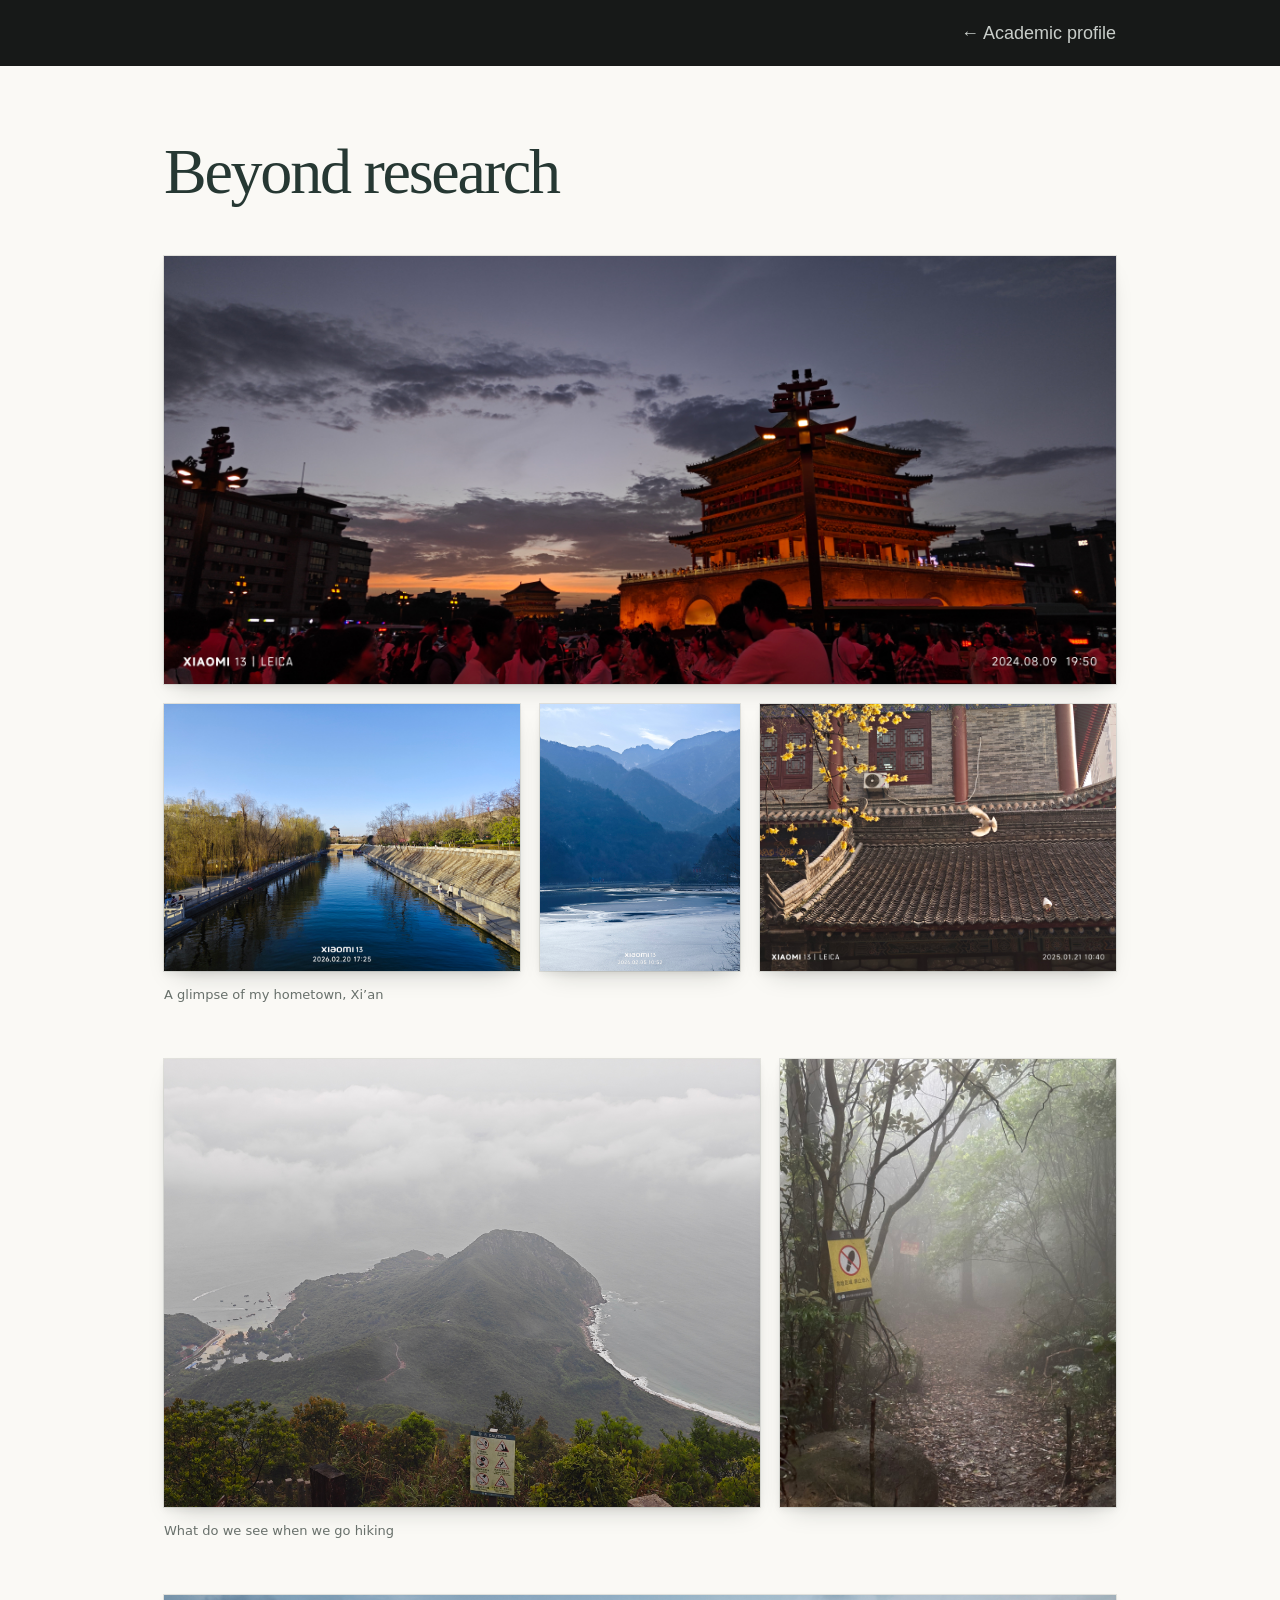
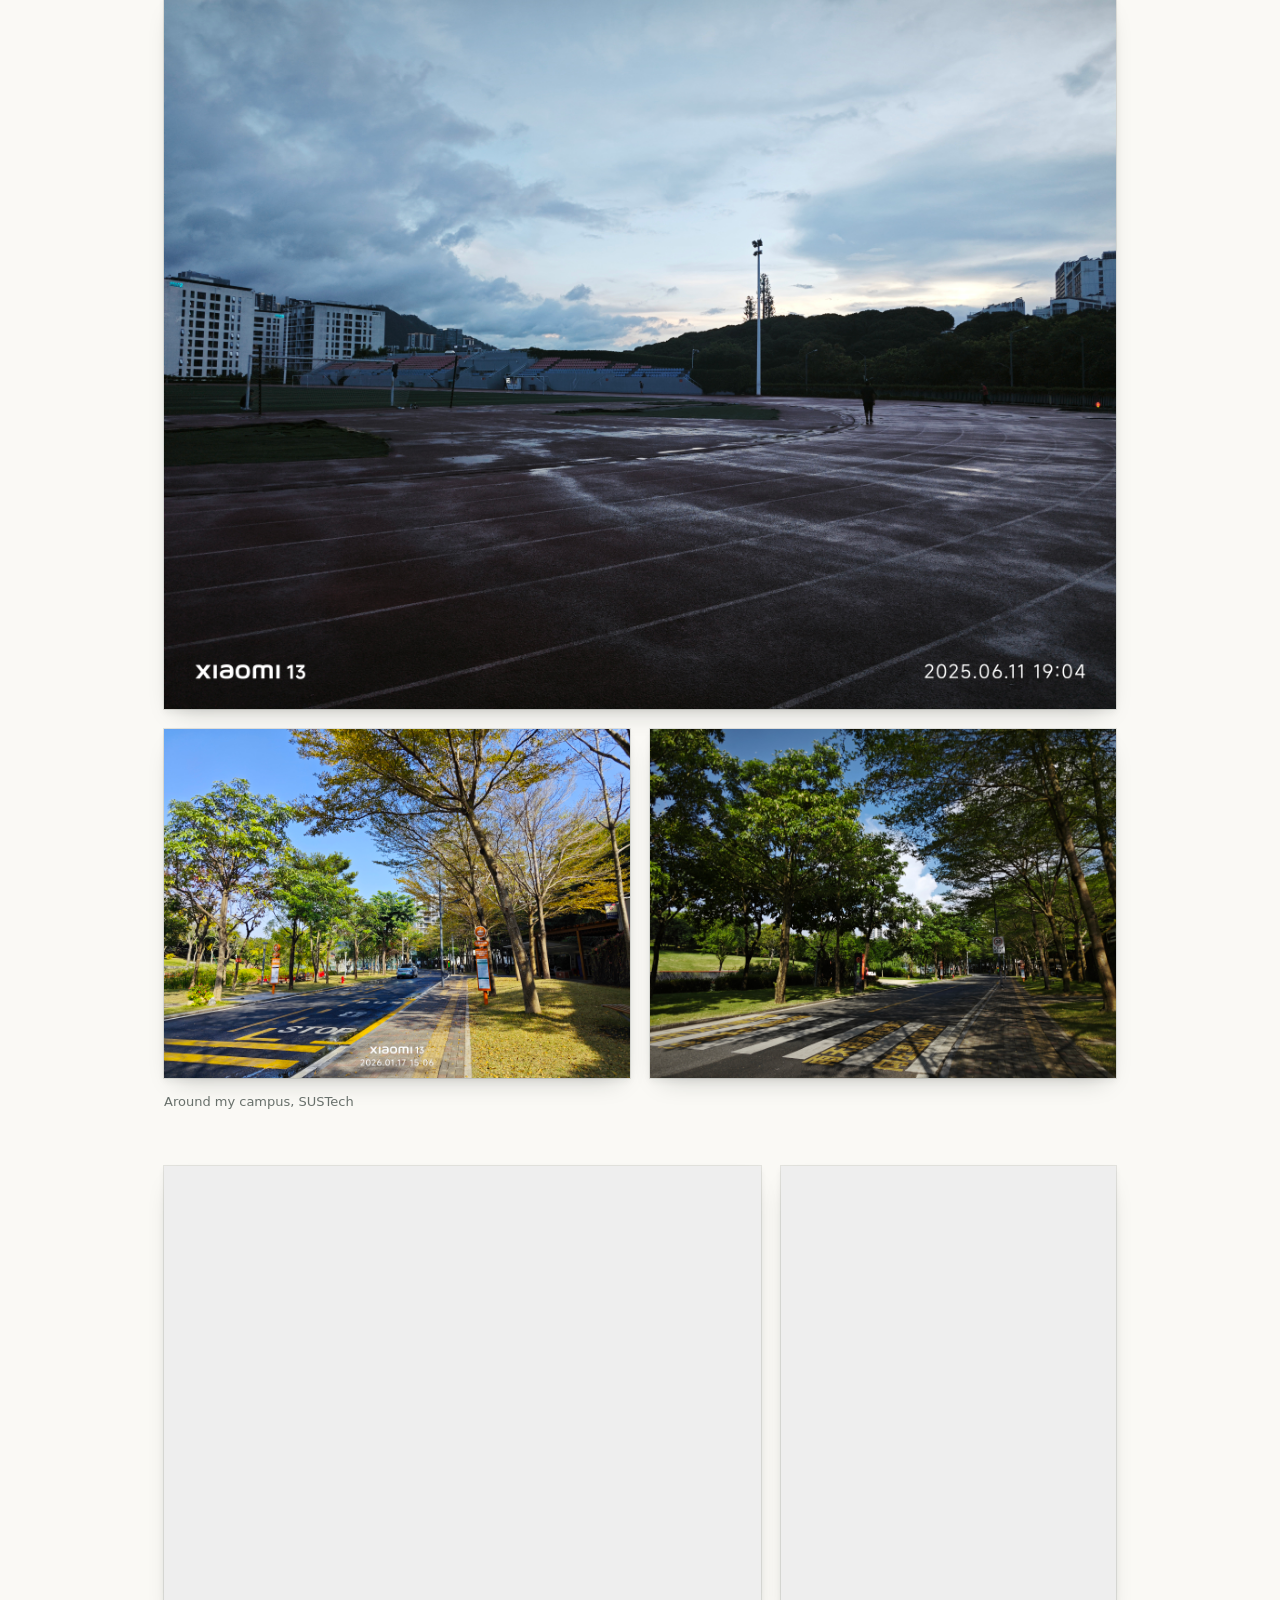
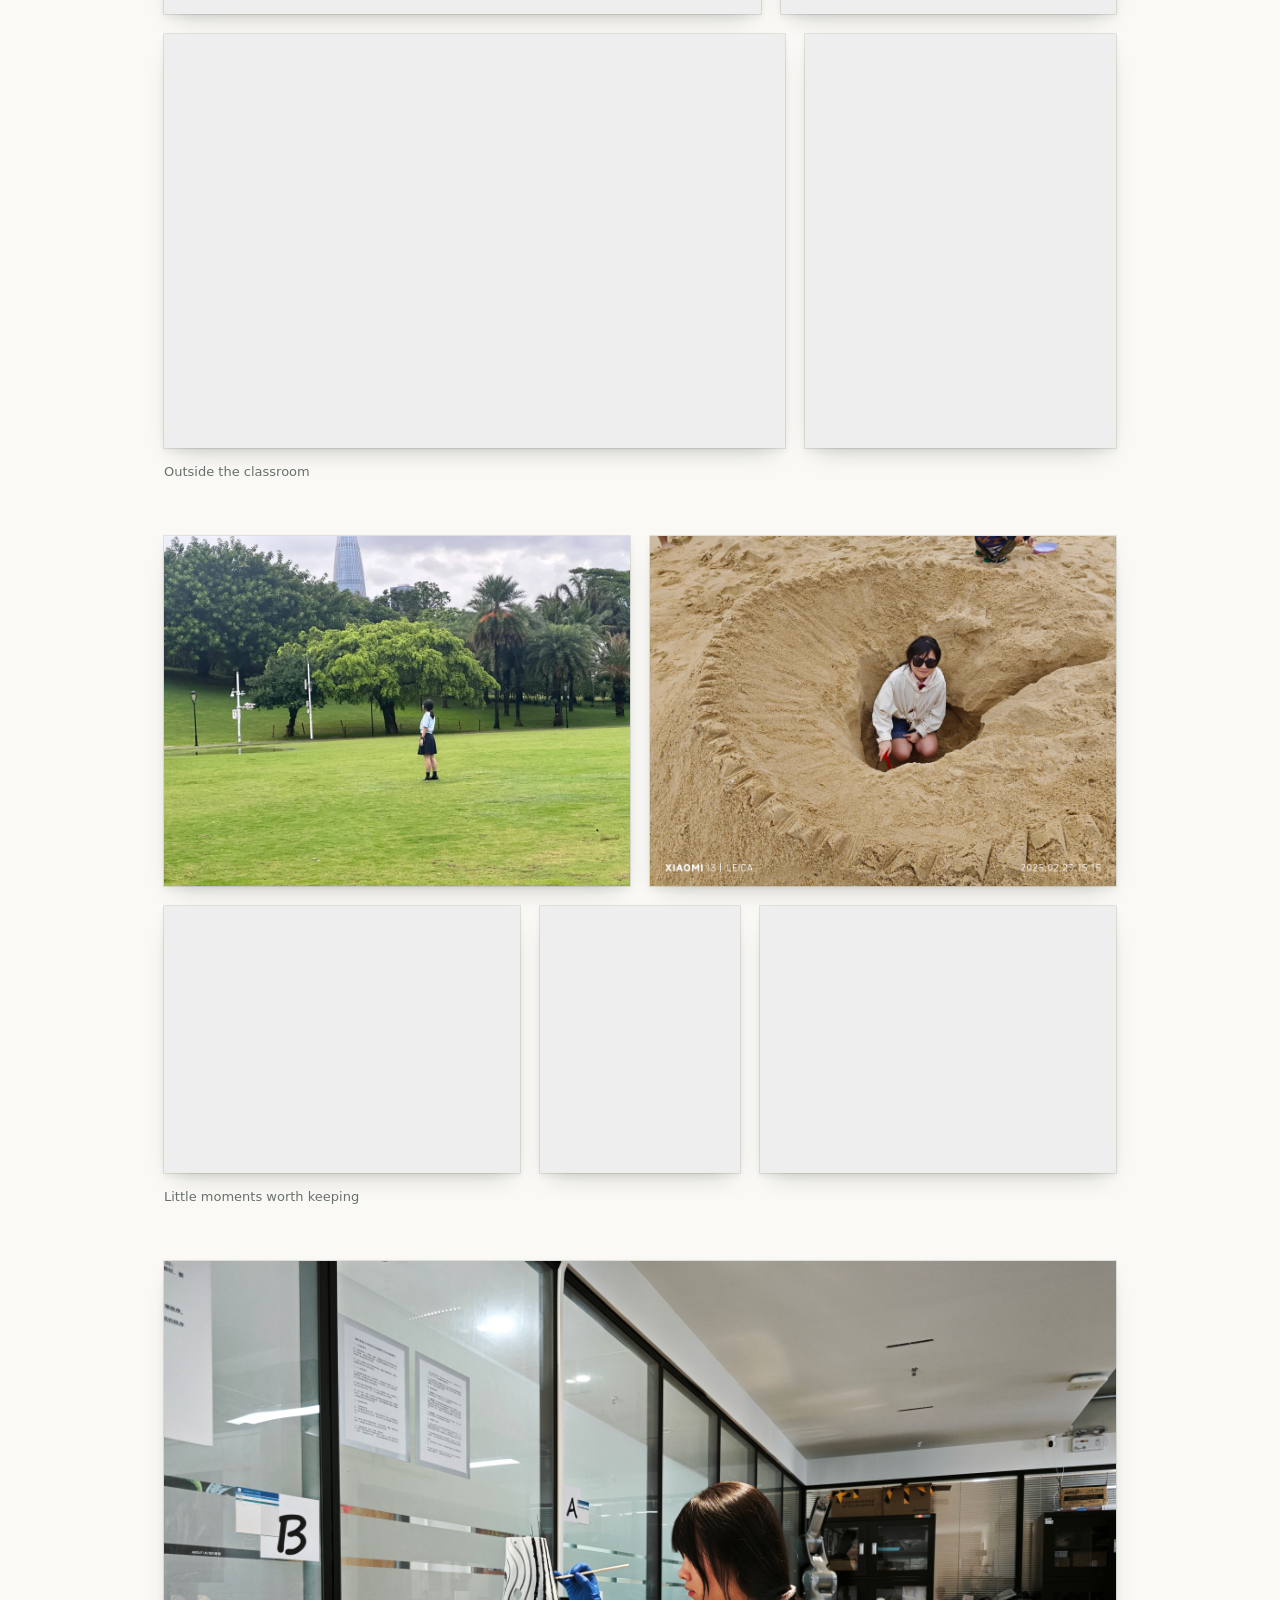
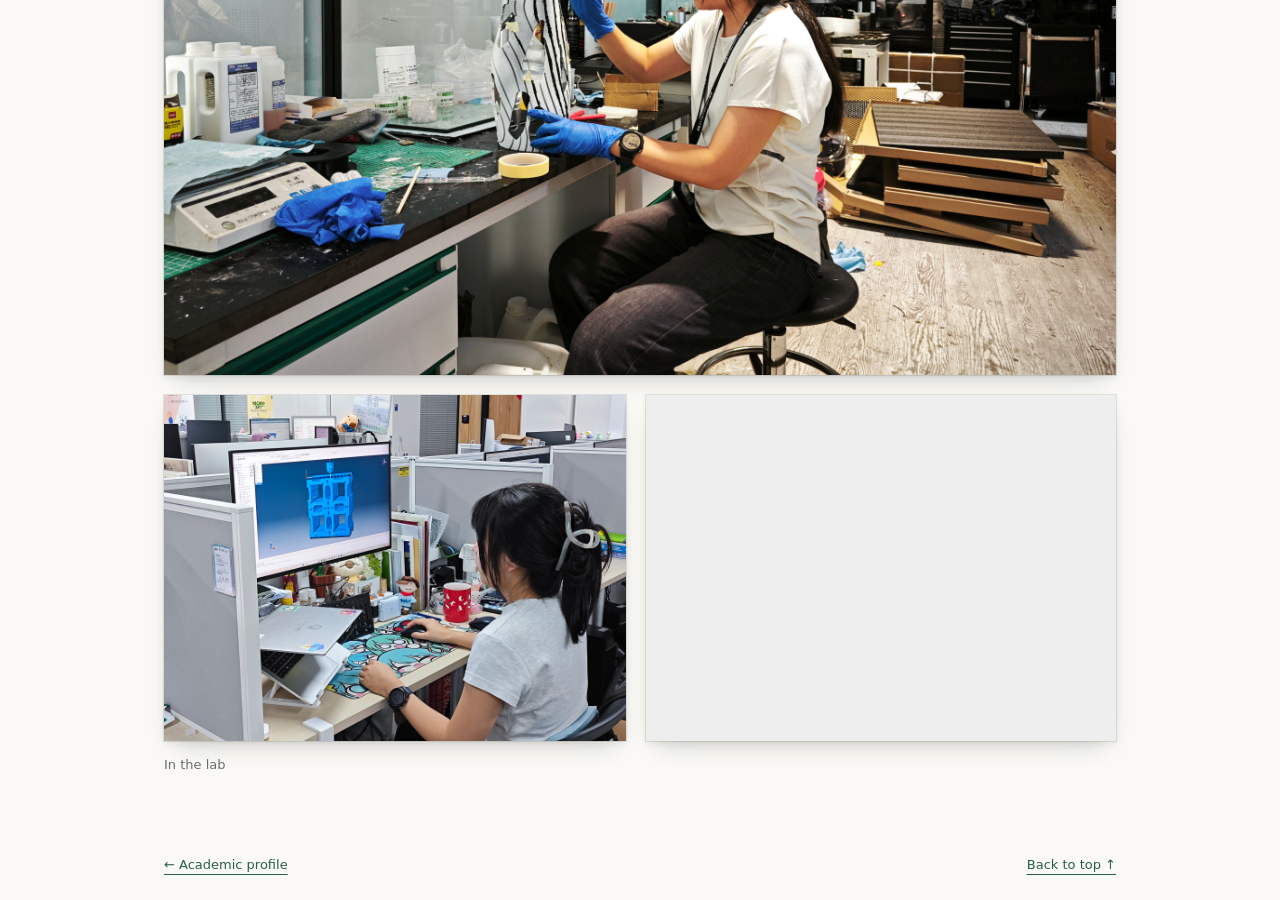
<file: life.html>
<!doctype html>
<html lang="en">
<head>
  <meta charset="utf-8">
  <meta name="viewport" content="width=device-width,initial-scale=1">
  <title>Beyond research · Xiaoyuan Zhang</title>
  <link rel="icon" type="image/svg+xml" href="images/favicon.svg?v=2">
  <link rel="stylesheet" href="style.css?v=20261123-1">
  <link rel="stylesheet" href="gallery.css">
</head>
<body id="top">
<header>
  <nav aria-label="Main navigation"><a class="back-home" href="index.html#contact">← Academic profile</a></nav>
</header>
<main class="wrap">
  <section class="gallery-heading">
    <h1>Beyond research</h1>
  </section>
  <!-- Groups follow filename prefixes 1–6. Row fractions match original aspect ratios.
       To add a photo, place its original file in the images folder and add a link/image in a photo-row. -->
  <div class="gallery-feed" aria-label="Life gallery">
  <figure class="photo-set" id="hometown">
    <div class="photo-row" style="--photo-columns:2.221258fr">
      <a class="album-photo" href="images/1.jpg" target="_blank" rel="noopener"><img src="images/1.jpg" width="4096" height="1844" alt="Xi’an at dusk" data-alt-es="Xi’an al atardecer" fetchpriority="high" decoding="async"></a>
    </div>
    <div class="photo-row" style="--photo-columns:1.333333fr 0.750000fr 1.333333fr">
      <a class="album-photo" href="images/1-3.jpg" target="_blank" rel="noopener"><img src="images/1-3.jpg" width="4096" height="3072" alt="Water beside the city walls" data-alt-es="Agua junto a las murallas" loading="lazy" decoding="async"></a>
      <a class="album-photo" href="images/1-4.jpg" target="_blank" rel="noopener"><img src="images/1-4.jpg" width="2736" height="3648" alt="Mountains and a frozen lake" data-alt-es="Montañas y un lago helado" loading="lazy" decoding="async"></a>
      <a class="album-photo" href="images/1-5.jpg" target="_blank" rel="noopener"><img src="images/1-5.jpg" width="3648" height="2736" alt="Birds above tiled roofs" data-alt-es="Aves sobre tejados" loading="lazy" decoding="async"></a>
    </div>
    <figcaption data-es="Un vistazo a mi ciudad natal, Xi’an">A glimpse of my hometown, Xi’an</figcaption>
  </figure>
  <figure class="photo-set" id="outdoors">
    <div class="photo-row" style="--photo-columns:1.333333fr 0.750000fr">
      <a class="album-photo" href="images/2-1.jpg" target="_blank" rel="noopener"><img src="images/2-1.jpg" width="4096" height="3072" alt="A coastal view from a hill" data-alt-es="Vista de la costa desde una colina" loading="lazy" decoding="async"></a>
      <a class="album-photo" href="images/2-2.jpg" target="_blank" rel="noopener"><img src="images/2-2.jpg" width="3024" height="4032" alt="A forest path in the mist" data-alt-es="Sendero en un bosque con niebla" loading="lazy" decoding="async"></a>
    </div>
    <figcaption data-es="Qué vemos cuando vamos de senderismo">What do we see when we go hiking</figcaption>
  </figure>
  <figure class="photo-set" id="campus">
    <div class="photo-row" style="--photo-columns:1.333333fr">
      <a class="album-photo" href="images/3-1.jpg" target="_blank" rel="noopener"><img src="images/3-1.jpg" width="4096" height="3072" alt="A running track after rain" data-alt-es="Pista de atletismo después de la lluvia" loading="lazy" decoding="async"></a>
    </div>
    <div class="photo-row" style="--photo-columns:1.333333fr 1.333333fr">
      <a class="album-photo" href="images/3-2.jpg" target="_blank" rel="noopener"><img src="images/3-2.jpg" width="4096" height="3072" alt="A sunny tree-lined campus road" data-alt-es="Calle arbolada del campus bajo el sol" loading="lazy" decoding="async"></a>
      <a class="album-photo" href="images/3-3.jpg" target="_blank" rel="noopener"><img src="images/3-3.jpg" width="4096" height="3072" alt="Shadows on a campus road" data-alt-es="Sombras en una calle del campus" loading="lazy" decoding="async"></a>
    </div>
    <figcaption data-es="Por mi campus, SUSTech">Around my campus, SUSTech</figcaption>
  </figure>
  <figure class="photo-set" id="activities">
    <div class="photo-row" style="--photo-columns:1.333333fr 0.749707fr">
      <a class="album-photo" href="images/4-1.jpg" target="_blank" rel="noopener"><img src="images/4-1.jpg" width="5712" height="4284" alt="A group at the boxing gym" data-alt-es="Un grupo en el gimnasio de boxeo" loading="lazy" decoding="async"></a>
      <a class="album-photo" href="images/4-2.jpg" target="_blank" rel="noopener"><img src="images/4-2.jpg" width="1279" height="1706" alt="A knitted helmet and beard" data-alt-es="Un casco tejido con barba" loading="lazy" decoding="async"></a>
    </div>
    <div class="photo-row" style="--photo-columns:1.500000fr 0.750000fr">
      <a class="album-photo" href="images/4-3.jpg" target="_blank" rel="noopener"><img src="images/4-3.jpg" width="4032" height="2688" alt="Paddleboarding on the water" data-alt-es="Una actividad de paddle surf" loading="lazy" decoding="async"></a>
      <a class="album-photo" href="images/ecaa421707413ebc8333a1fd2ad1a51c.jpg" target="_blank" rel="noopener"><img src="images/ecaa421707413ebc8333a1fd2ad1a51c.jpg" width="3072" height="4096" alt="A paddleboard facing the open sea" data-alt-es="Una tabla de paddle surf frente al mar" loading="lazy" decoding="async"></a>
    </div>
    <figcaption data-es="Fuera del aula">Outside the classroom</figcaption>
  </figure>
  <figure class="photo-set" id="everyday">
    <div class="photo-row" style="--photo-columns:1.333333fr 1.333333fr">
      <a class="album-photo" href="images/5-1.jpg" target="_blank" rel="noopener"><img src="images/5-1.jpg" width="1080" height="810" alt="A moment on a green lawn" data-alt-es="Un momento en un césped" loading="lazy" decoding="async"></a>
      <a class="album-photo" href="images/5-2.jpg" target="_blank" rel="noopener"><img src="images/5-2.jpg" width="4096" height="3072" alt="A playful moment in the sand" data-alt-es="Un momento de juego en la arena" loading="lazy" decoding="async"></a>
    </div>
    <div class="photo-row" style="--photo-columns:1.333333fr 0.750000fr 1.333333fr">
      <a class="album-photo" href="images/5-3.jpg" target="_blank" rel="noopener"><img src="images/5-3.jpg" width="3648" height="2736" alt="Standing by the waves" data-alt-es="Junto a las olas" loading="lazy" decoding="async"></a>
      <a class="album-photo" href="images/5-5.jpg" target="_blank" rel="noopener"><img src="images/5-5.jpg" width="3024" height="4032" alt="On a boat at night" data-alt-es="En un barco de noche" loading="lazy" decoding="async"></a>
      <a class="album-photo" href="images/5-6.jpg" target="_blank" rel="noopener"><img src="images/5-6.jpg" width="4096" height="3072" alt="A moment with red calligraphy sheets" data-alt-es="Un momento con hojas rojas de caligrafía" loading="lazy" decoding="async"></a>
    </div>
    <figcaption data-es="Pequeños momentos que vale la pena guardar">Little moments worth keeping</figcaption>
  </figure>
  <figure class="photo-set" id="making">
    <div class="photo-row" style="--photo-columns:1.333333fr">
      <a class="album-photo" href="images/6-1.jpg" target="_blank" rel="noopener"><img src="images/6-1.jpg" width="4096" height="3072" alt="Painting a prototype at a workbench" data-alt-es="Pintando un prototipo en una mesa de trabajo" loading="lazy" decoding="async"></a>
    </div>
    <div class="photo-row" style="--photo-columns:1.333333fr 1.358491fr">
      <a class="album-photo" href="images/6-2.jpg" target="_blank" rel="noopener"><img src="images/6-2.jpg" width="4096" height="3072" alt="Working on a simulation" data-alt-es="Trabajando en una simulación" loading="lazy" decoding="async"></a>
      <a class="album-photo" href="images/6-3.jpg" target="_blank" rel="noopener"><img src="images/6-3.jpg" width="1080" height="795" alt="Making things together in the workshop" data-alt-es="Trabajando juntos en el taller" loading="lazy" decoding="async"></a>
    </div>
    <figcaption data-es="En el laboratorio">In the lab</figcaption>
  </figure>
  </div>
</main>
<div class="wrap"><footer class="gallery-footer">
  <a class="back-home" href="index.html#contact">← Academic profile</a>
  <a class="back-top" href="#top">Back to top ↑</a>
</footer></div>
<script src="gallery-motion.js"></script>
</body>
</html>
</file>
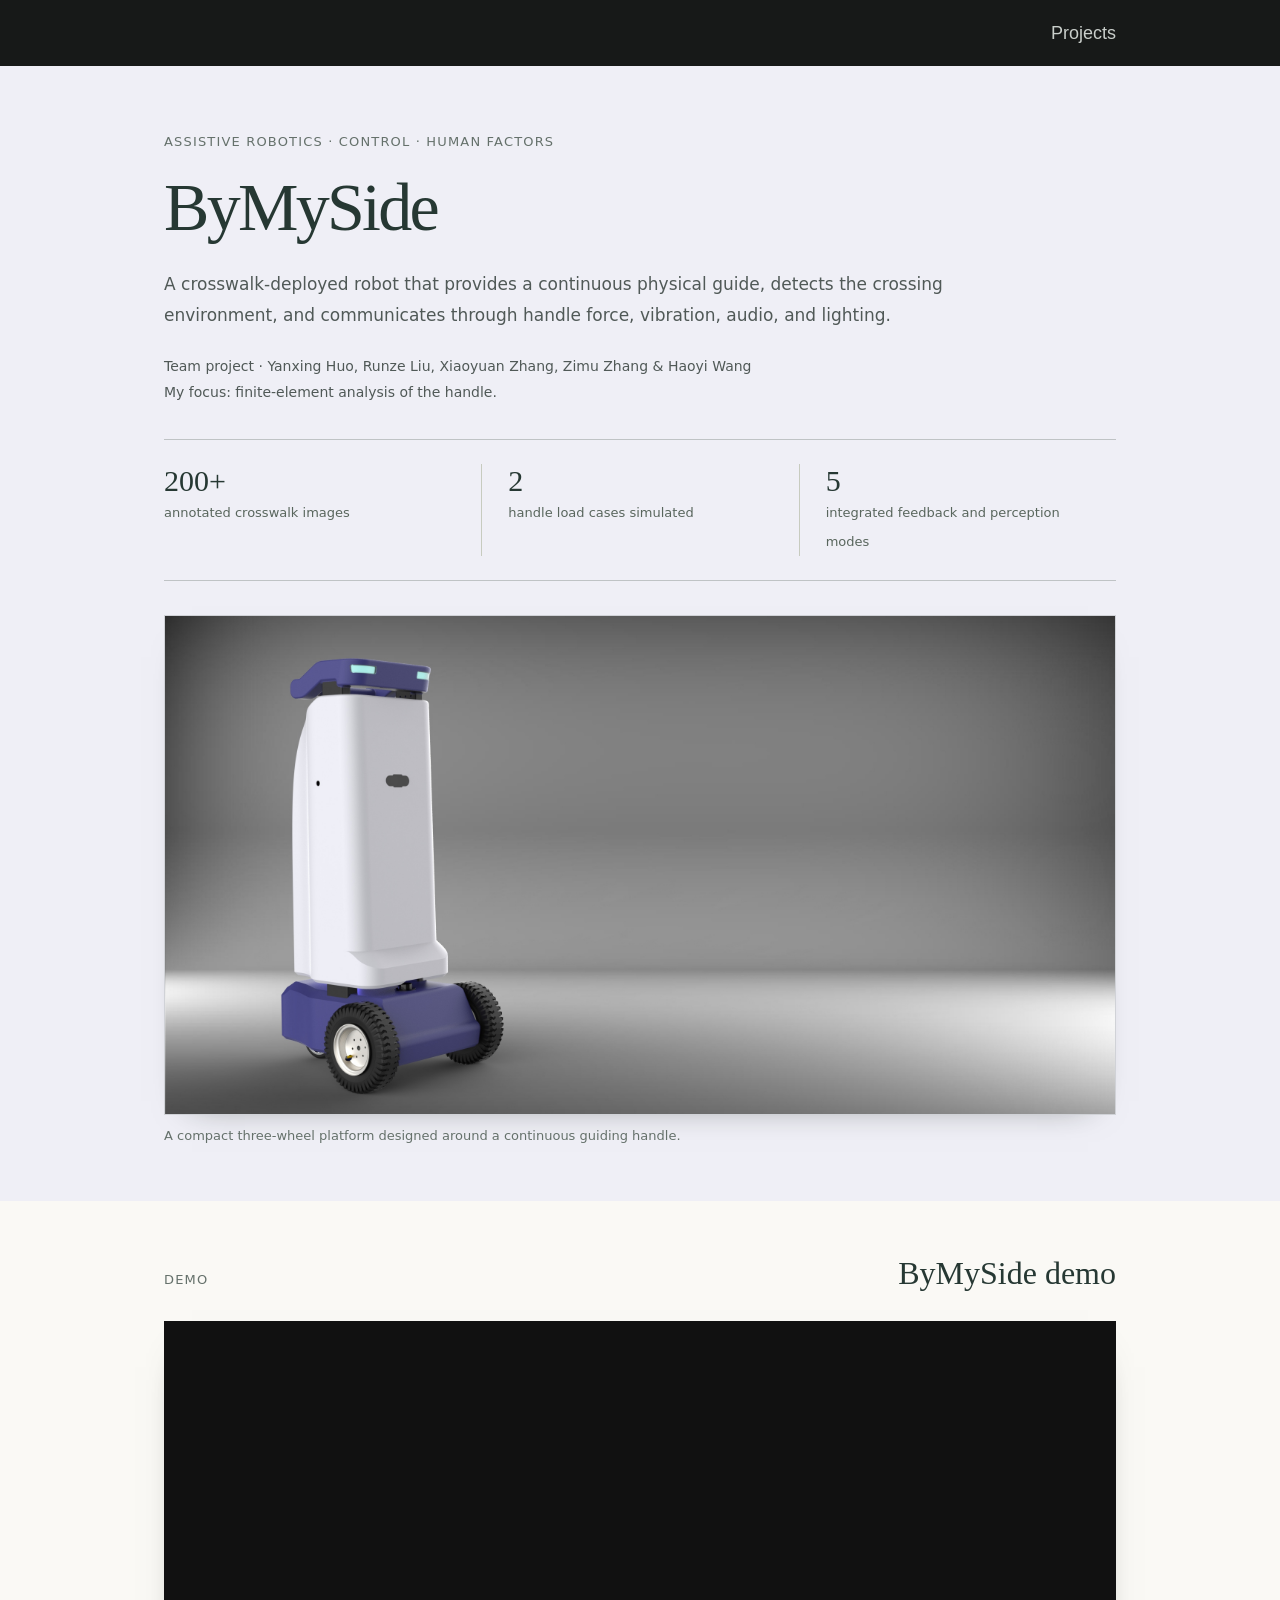
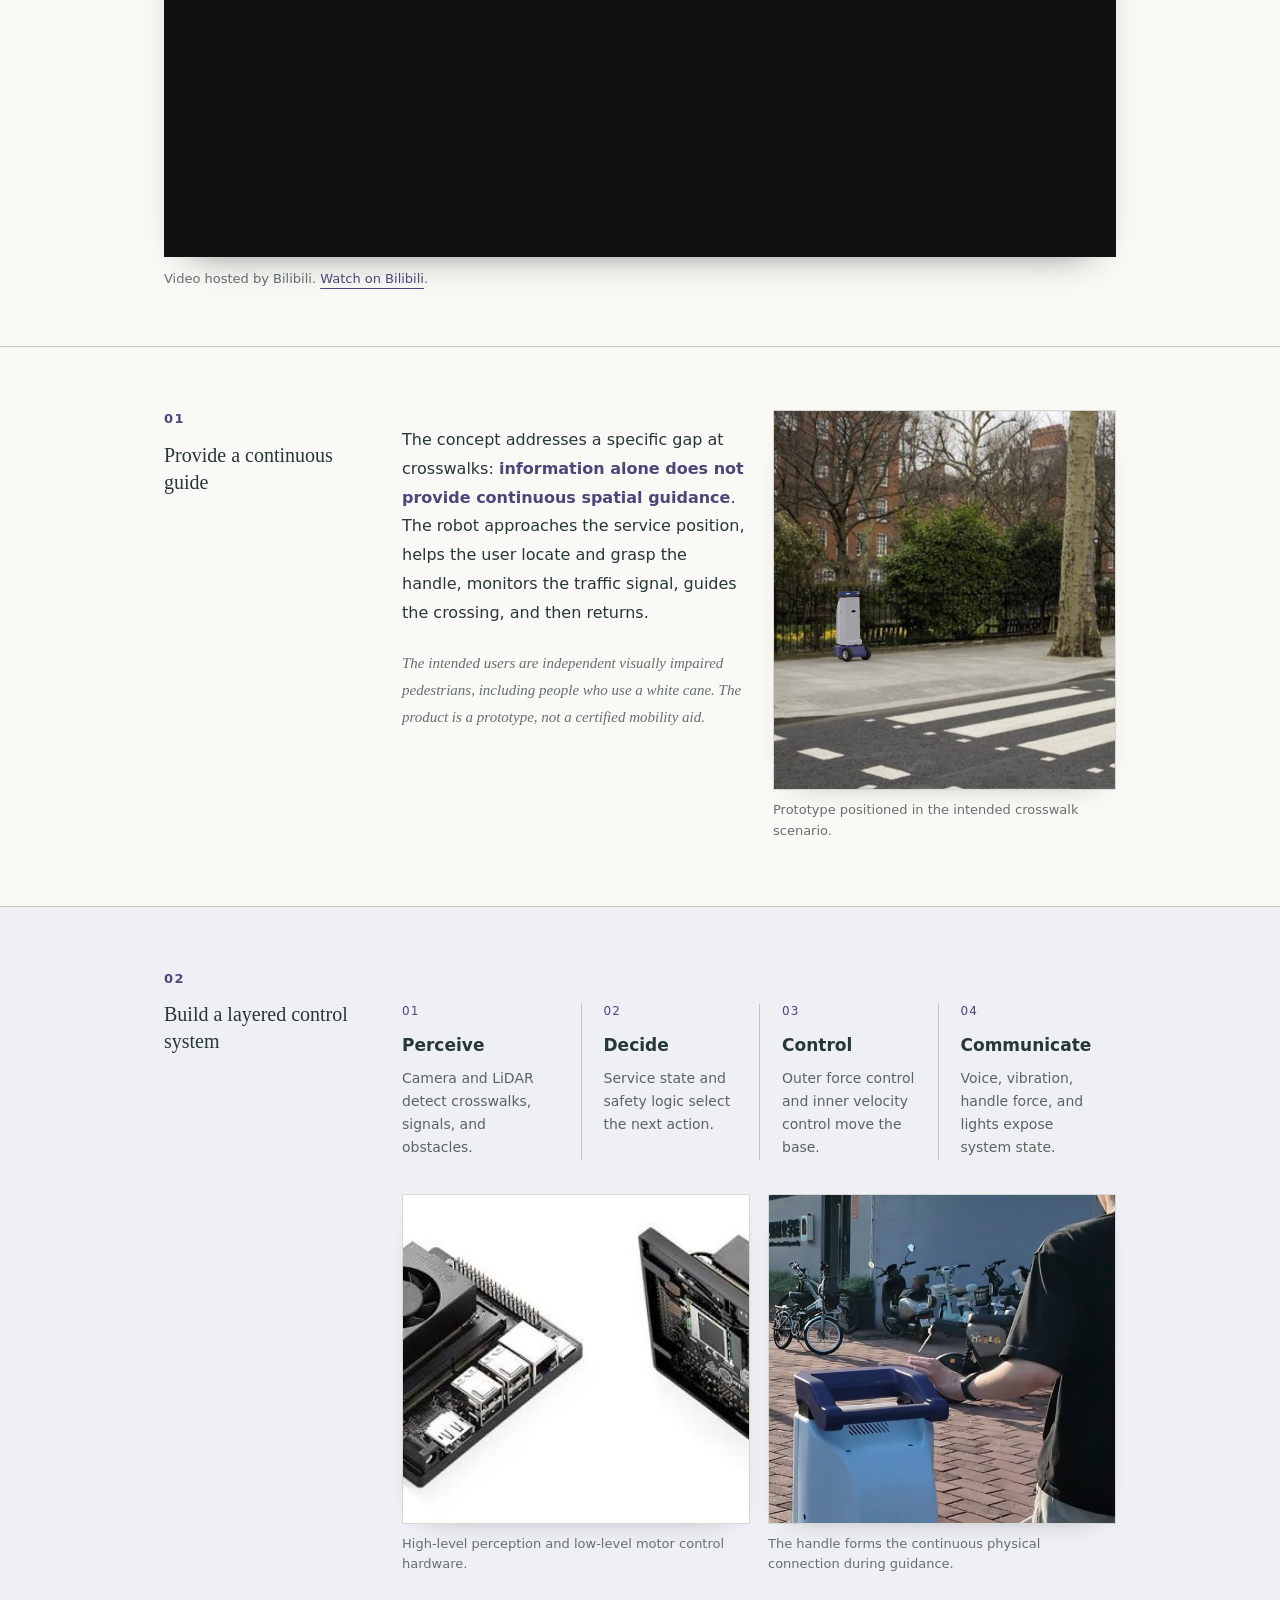
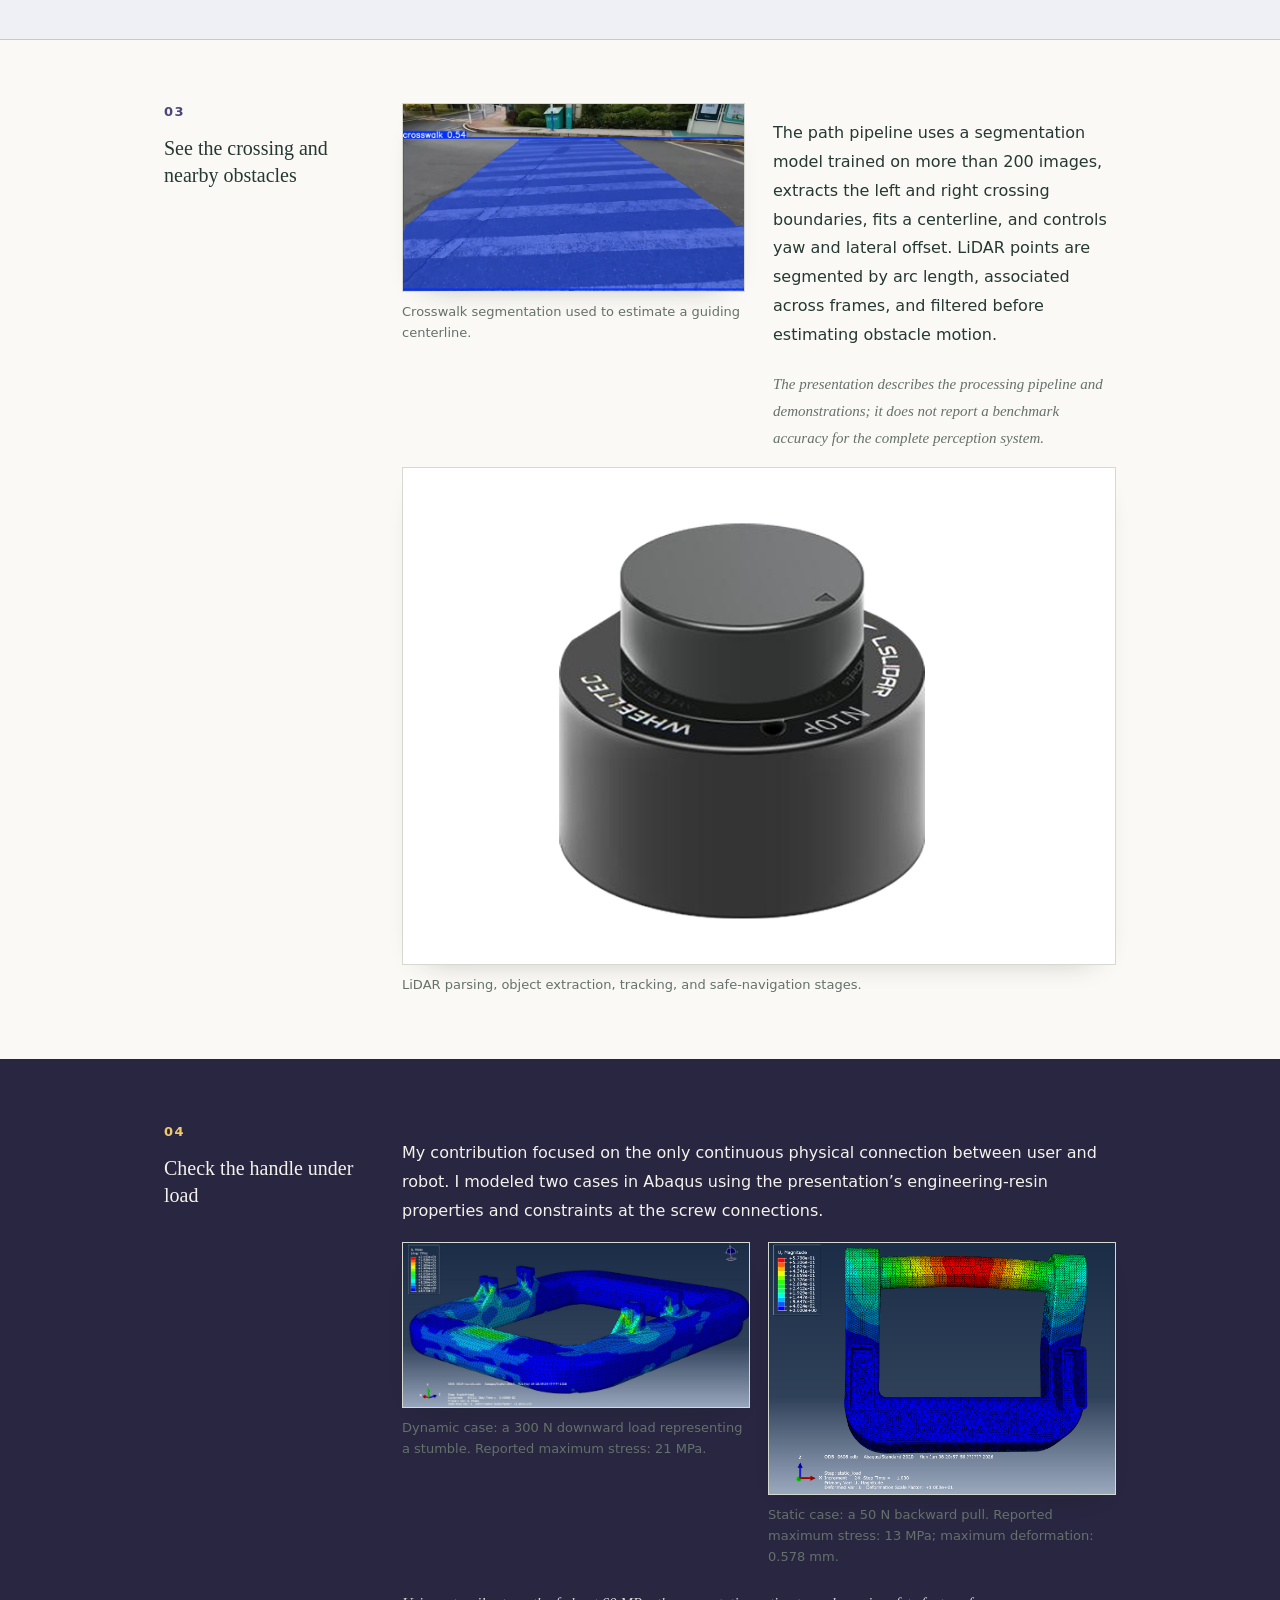
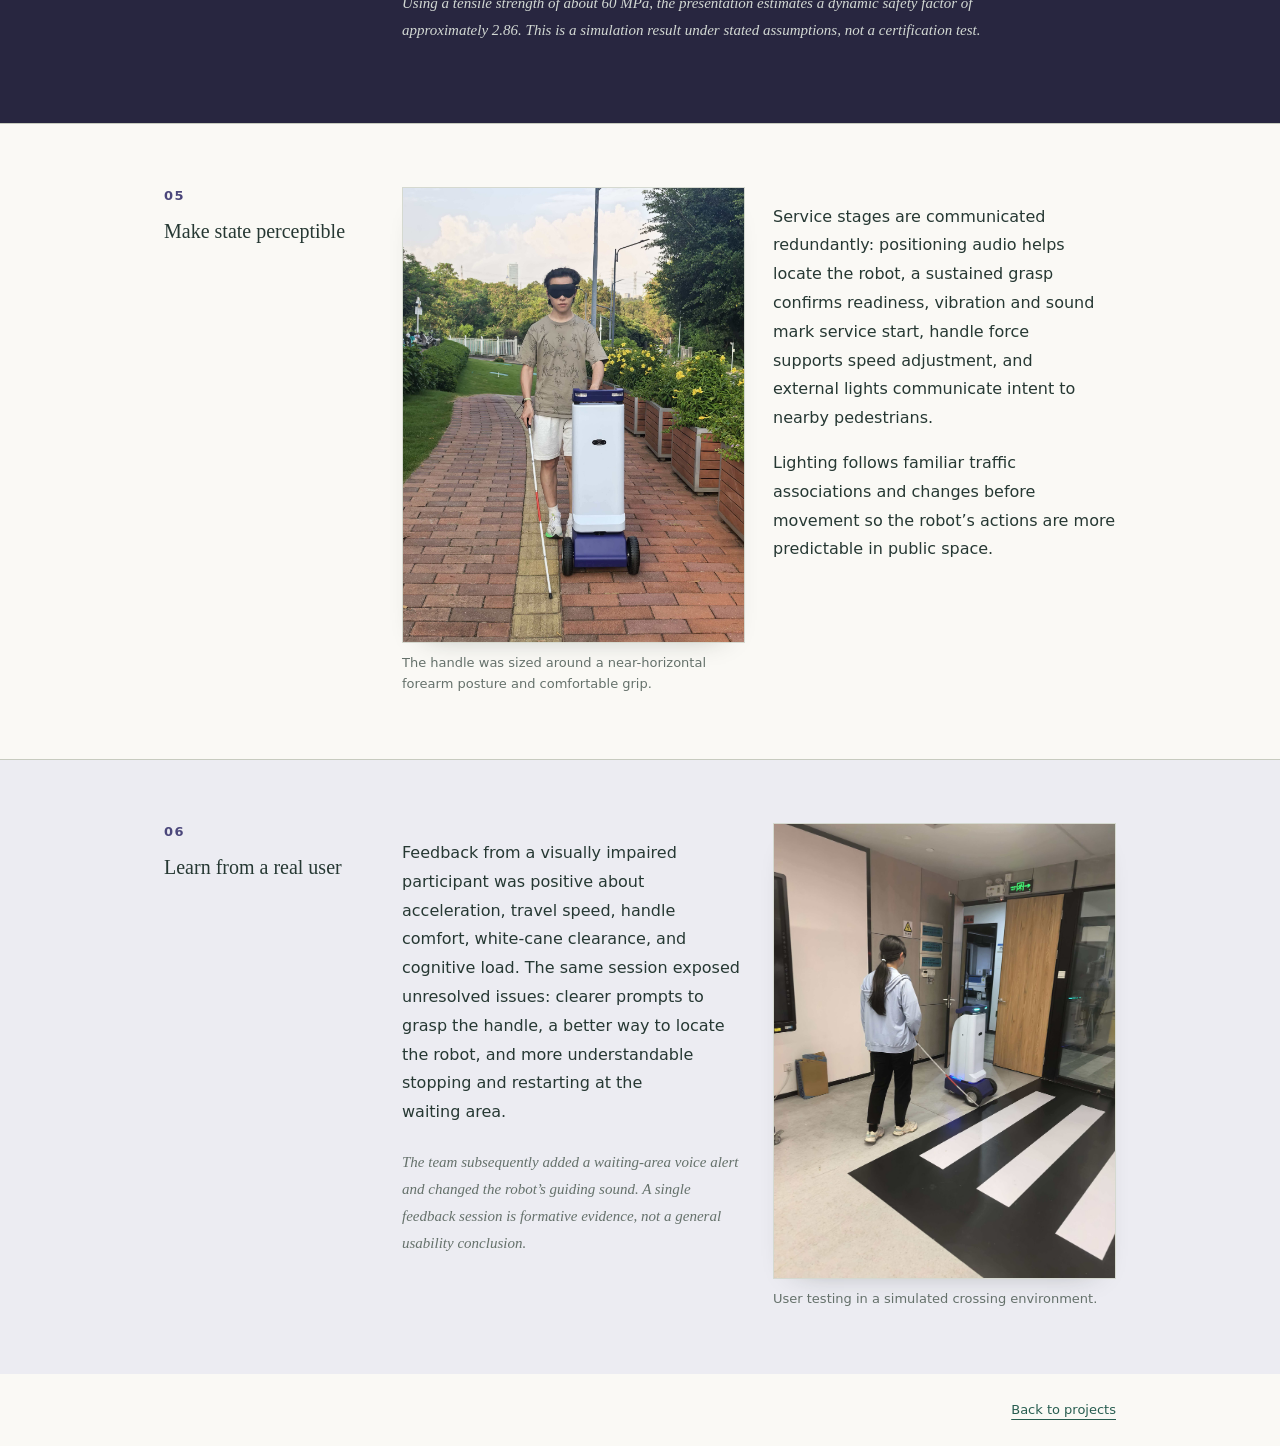
<file: street-robot.html>
<!doctype html>
<html lang="en">
<head>
<meta charset="utf-8"><meta name="viewport" content="width=device-width,initial-scale=1">
<title>ByMySide · Xiaoyuan Zhang</title>
<link rel="icon" type="image/svg+xml" href="images/favicon.svg?v=2">
<link rel="stylesheet" href="style.css?v=20261123-1"><link rel="stylesheet" href="project.css?v=20261125-1">
</head>
<body id="top" class="case-page case-street">
<header><nav aria-label="Main navigation"><a href="index.html#projects">Projects</a></nav></header>
<main class="wrap">
<section class="case-head">
<div class="case-kicker">ASSISTIVE ROBOTICS · CONTROL · HUMAN FACTORS</div>
<h1>ByMySide</h1>
<p>A crosswalk-deployed robot that provides a continuous physical guide, detects the crossing environment, and communicates through handle force, vibration, audio, and lighting.</p>
<p class="case-meta">Team project · Yanxing Huo, Runze Liu, Xiaoyuan Zhang, Zimu Zhang & Haoyi Wang<br>My focus: finite-element analysis of the handle.</p>
<div class="case-stats">
<div><strong>200+</strong><span>annotated crosswalk images</span></div>
<div><strong>2</strong><span>handle load cases simulated</span></div>
<div><strong>5</strong><span>integrated feedback and perception modes</span></div>
</div>
<figure class="case-hero-media case-hero-media--robot"><img src="images/street-robot/robot-render.jpg" width="2560" height="1440" alt="Rendered street-crossing robot"><figcaption>A compact three-wheel platform designed around a continuous guiding handle.</figcaption></figure>
</section>
<section class="case-demo" aria-labelledby="robot-demo-title">
<div class="case-demo-heading">
<span class="case-kicker">DEMO</span>
<h2 id="robot-demo-title">ByMySide demo</h2>
</div>
<div class="case-video-frame">
<iframe src="https://player.bilibili.com/player.html?isOutside=true&amp;aid=116742714035597&amp;bvid=BV1cMJW69EiP&amp;cid=39090849826&amp;p=1&amp;autoplay=0&amp;danmaku=0" title="ByMySide street-crossing robot demonstration video on Bilibili" loading="lazy" scrolling="no" allow="autoplay; fullscreen; encrypted-media; picture-in-picture" allowfullscreen></iframe>
</div>
<p class="case-video-fallback">Video hosted by Bilibili. <a href="https://www.bilibili.com/video/BV1cMJW69EiP" target="_blank" rel="noopener">Watch on Bilibili</a>.</p>
</section>
<section class="case-section">
<h2><span class="case-number">01</span><span class="case-title">Provide a continuous guide</span></h2>
<div class="case-grid">
<div><p>The concept addresses a specific gap at crosswalks: <strong>information alone does not provide continuous spatial guidance</strong>. The robot approaches the service position, helps the user locate and grasp the handle, monitors the traffic signal, guides the crossing, and then returns.</p><p class="case-note">The intended users are independent visually impaired pedestrians, including people who use a white cane. The product is a prototype, not a certified mobility aid.</p></div>
<figure class="case-figure case-figure--crop"><img src="images/street-robot/working-scenario.jpg" width="1792" height="1305" alt="Street-crossing robot waiting beside a crosswalk"><figcaption>Prototype positioned in the intended crosswalk scenario.</figcaption></figure>
</div>
</section>
<section class="case-section case-section--tint">
<h2><span class="case-number">02</span><span class="case-title">Build a layered control system</span></h2>
<ol class="case-flow">
<li><b>Perceive</b><span>Camera and LiDAR detect crosswalks, signals, and obstacles.</span></li>
<li><b>Decide</b><span>Service state and safety logic select the next action.</span></li>
<li><b>Control</b><span>Outer force control and inner velocity control move the base.</span></li>
<li><b>Communicate</b><span>Voice, vibration, handle force, and lights expose system state.</span></li>
</ol>
<div class="case-image-pair case-image-pair--equal">
<figure class="case-figure"><img loading="lazy" src="images/street-robot/hardware.png" width="592" height="296" alt="Jetson Orin Nano and STM32 control hardware"><figcaption>High-level perception and low-level motor control hardware.</figcaption></figure>
<figure class="case-figure"><img loading="lazy" src="images/street-robot/interaction.png" width="764" height="544" alt="User following the robot by its handle"><figcaption>The handle forms the continuous physical connection during guidance.</figcaption></figure>
</div>
</section>
<section class="case-section">
<h2><span class="case-number">03</span><span class="case-title">See the crossing and nearby obstacles</span></h2>
<div class="case-grid">
<figure class="case-figure"><img loading="lazy" src="images/street-robot/vision-mask.png" width="764" height="419" alt="Segmented crosswalk mask"><figcaption>Crosswalk segmentation used to estimate a guiding centerline.</figcaption></figure>
<div><p>The path pipeline uses a segmentation model trained on more than 200 images, extracts the left and right crossing boundaries, fits a centerline, and controls yaw and lateral offset. LiDAR points are segmented by arc length, associated across frames, and filtered before estimating obstacle motion.</p><p class="case-note">The presentation describes the processing pipeline and demonstrations; it does not report a benchmark accuracy for the complete perception system.</p></div>
</div>
<figure class="case-figure"><img loading="lazy" src="images/street-robot/lidar-pipeline.png" width="798" height="555" alt="LiDAR data processing pipeline"><figcaption>LiDAR parsing, object extraction, tracking, and safe-navigation stages.</figcaption></figure>
</section>
<section class="case-section case-section--result">
<h2><span class="case-number">04</span><span class="case-title">Check the handle under load</span></h2>
<p>My contribution focused on the only continuous physical connection between user and robot. I modeled two cases in Abaqus using the presentation’s engineering-resin properties and constraints at the screw connections.</p>
<div class="case-image-pair">
<figure class="case-figure"><img loading="lazy" src="images/street-robot/dynamic-result.png" width="1699" height="806" alt="Dynamic stress simulation of the robot handle"><figcaption>Dynamic case: a 300 N downward load representing a stumble. Reported maximum stress: 21 MPa.</figcaption></figure>
<figure class="case-figure"><img loading="lazy" src="images/street-robot/static-result.png" width="1283" height="932" alt="Static deformation simulation of the robot handle"><figcaption>Static case: a 50 N backward pull. Reported maximum stress: 13 MPa; maximum deformation: 0.578 mm.</figcaption></figure>
</div>
<p class="case-note">Using a tensile strength of about 60 MPa, the presentation estimates a dynamic safety factor of approximately 2.86. This is a simulation result under stated assumptions, not a certification test.</p>
</section>
<section class="case-section">
<h2><span class="case-number">05</span><span class="case-title">Make state perceptible</span></h2>
<div class="case-grid">
<figure class="case-figure"><img loading="lazy" src="images/street-robot/handle-use.jpg" width="1229" height="1639" alt="User holding the robot handle while walking"><figcaption>The handle was sized around a near-horizontal forearm posture and comfortable grip.</figcaption></figure>
<div><p>Service stages are communicated redundantly: positioning audio helps locate the robot, a sustained grasp confirms readiness, vibration and sound mark service start, handle force supports speed adjustment, and external lights communicate intent to nearby pedestrians.</p><p>Lighting follows familiar traffic associations and changes before movement so the robot’s actions are more predictable in public space.</p></div>
</div>
</section>
<section class="case-section case-section--reflection">
<h2><span class="case-number">06</span><span class="case-title">Learn from a real user</span></h2>
<div class="case-grid">
<div><p>Feedback from a visually impaired participant was positive about acceleration, travel speed, handle comfort, white-cane clearance, and cognitive load. The same session exposed unresolved issues: clearer prompts to grasp the handle, a better way to locate the robot, and more understandable stopping and restarting at the waiting area.</p><p class="case-note">The team subsequently added a waiting-area voice alert and changed the robot’s guiding sound. A single feedback session is formative evidence, not a general usability conclusion.</p></div>
<figure class="case-figure"><img loading="lazy" src="images/street-robot/user-test.jpg" width="922" height="1229" alt="Visually impaired participant testing the street-crossing robot"><figcaption>User testing in a simulated crossing environment.</figcaption></figure>
</div>
</section>
</main>
<div class="wrap"><footer><a href="index.html#projects">Back to projects</a></footer></div>
</body></html>
</file>
<file: style.css>
*{box-sizing:border-box}html{scroll-behavior:smooth}body{margin:0;background:#faf9f5;color:#263833;font:16px/1.8 system-ui,"Microsoft YaHei",sans-serif}a{color:#285d50;text-underline-offset:5px}a:focus-visible,summary:focus-visible{outline:2px solid #9b512f;outline-offset:4px}.wrap{max-width:960px;margin:auto;padding:0 clamp(20px,5vw,64px)}header,footer{display:flex;align-items:center;justify-content:space-between;gap:14px;flex-wrap:wrap;padding:20px 0;border-bottom:1px solid #bfc7bd}nav{display:flex;gap:1.4em}nav a,header>a{text-decoration:none}nav a:hover,header>a:hover{text-decoration:underline}.mark{font:600 19px Georgia,serif}.mark span{color:#976043;margin-right:8px}.hero{padding:clamp(44px,8vw,88px) 0 40px}.label,small{font:12px/1.5 ui-monospace,Consolas,monospace;letter-spacing:.12em;color:#616c60}.label{color:#854d36}h1,h2,h3{font-family:Georgia,"Songti SC",SimSun,serif;font-weight:500;margin:0}h1{font-size:clamp(38px,7vw,70px);letter-spacing:-.04em;line-height:1.25;margin:12px 0}.intro{border-left:2px solid #ac7556;padding-left:16px;max-width:42em}.row{border-top:1px solid #c7cbbf;display:grid;grid-template-columns:minmax(155px,1fr) 2.4fr;gap:26px;padding:30px 0;scroll-margin-top:16px}h2{font-size:28px;margin-top:4px}h3{font-size:21px}.entry p{margin:6px 0;color:#505d54}.badge{display:inline-block;border:1px solid #c8cbbd;border-radius:20px;padding:0 9px;color:#5c665a;font-size:12px}details{margin-top:12px}summary{cursor:pointer;color:#285d50;width:fit-content}footer{border-top:1px solid #bfc7bd;border-bottom:0;font-size:13px;margin-top:16px}nav a{font-size:14px}@media(max-width:620px){.row{grid-template-columns:1fr;gap:12px}header{align-items:flex-start}nav{gap:12px}.hero{padding-top:46px}}@media(prefers-reduced-motion:reduce){html{scroll-behavior:auto}}
.wrap{max-width:1080px}
.hero{display:grid;grid-template-columns:minmax(0,1fr) minmax(0,2fr);align-items:start;gap:clamp(24px,5vw,52px);max-width:832px;margin-inline:auto}
.row{grid-template-columns:150px minmax(0,1fr);gap:32px;padding-block:38px;align-items:first baseline}
.row>h2{margin:0}
.row>*{min-width:0}
.hero h1{grid-column:1/-1;margin:0;font-size:clamp(38px,5.2vw,56px)}
.hero{max-width:none;grid-template-columns:minmax(210px,300px) minmax(0,1fr);row-gap:34px}
.projects-grid{display:grid;grid-template-columns:repeat(2,minmax(0,1fr));gap:28px}
.projects-grid>.entry{min-width:0;margin:0}
.project-card{position:relative}
.project-link{color:inherit;text-decoration:none}
.project-link::after{content:"";position:absolute;inset:0;z-index:1}
.project-card details{position:relative;z-index:2}
.project-video{position:relative;z-index:2;display:block;width:100%;aspect-ratio:16/10;object-fit:contain;background:#171918;border:1px solid #d1d6cc;margin-bottom:16px}
.project-card:has(.project-link:focus-visible){outline:2px solid #285d50;outline-offset:8px}
.project-card:hover .project-link{text-decoration:underline;text-underline-offset:4px}
.project-preview{aspect-ratio:16/10;display:grid;place-items:center;background:#eaece4;border:1px solid #d1d6cc;border-radius:5px;color:#65716b;font-size:13px;margin-bottom:16px}
.project-cover{overflow:hidden}
.project-cover img{display:block;width:100%;height:100%;object-fit:contain;background:#eef0e9}
.project-cover--photo img{object-fit:cover}
.hero .intro{border:0;padding:0;margin:20px 0 26px;font-size:16px;line-height:1.8;color:#505957}
.hero strong{font-weight:600;color:#263833}
.bio-heading{font-size:24px;line-height:1.3;margin:36px 0 12px;color:#263833}
.research-copy{margin:0;font-size:16px;line-height:1.8;color:#505957}
.education-record{display:grid;grid-template-columns:minmax(0,1fr);gap:10px;align-items:start}
.education-period{margin:7px 0 0;font-size:15px;color:#65716b}
.education-record h3{font-size:clamp(25px,3vw,32px);line-height:1.3}
.education-degree{margin:12px 0 5px;color:#505957;font-size:16px}
.education-school{margin:0;color:#65716b;font-size:15px}
.education-awards{padding-left:21px;margin:20px 0 0;color:#505957;font-size:16px;line-height:1.7}
.education-awards li+li{margin-top:9px}
.education-awards strong{color:#263833;font-weight:600}
@media(max-width:700px){.education-record{grid-template-columns:minmax(0,1fr);gap:10px}.education-period{margin:0}}
.world-clock{margin:10px 0 0;font-size:13px;line-height:1.5;color:#59665d}
.portrait{position:relative;display:grid;place-items:center;aspect-ratio:4/5;border:1px solid #bec6bc;border-radius:6px;background:#eaece4;color:#59685c;font:15px Georgia,serif;overflow:hidden}
.portrait img{position:absolute;width:100%;height:100%;object-fit:cover;object-position:center 36%}
.entry+.entry{margin-top:24px}
#projects{grid-template-columns:minmax(0,1fr)}
#projects .projects-grid{align-items:start}
#projects .projects-grid>.entry{margin-top:0}
.paper+.paper{margin-top:32px;border-top:1px solid #d1d6cc;padding-top:30px}
.paper-status{display:inline-block;padding:2px 9px;border-radius:4px;background:#f1eade;color:#715130;font-size:12px;letter-spacing:.035em;white-space:nowrap}
.paper-status.accepted{background:#e1ece4;color:#285d50}
.paper h3{margin:0 0 12px;font-size:clamp(22px,2.4vw,26px);line-height:1.28}
.paper-status{margin:0}
.paper p{margin:0;font-size:15px;line-height:1.6;color:#49554e}
.paper .venue{margin-top:12px;display:flex;align-items:baseline;gap:10px;flex-wrap:wrap}
.journal-link{color:#285d50;text-decoration-thickness:1px;text-decoration-color:#9fb0a7}
.journal-link:hover{text-decoration-color:currentColor}
.paper .journal-metrics{margin-top:5px;font-size:13px;color:#59665d}
header,footer,nav{justify-content:flex-end}
header nav{flex-wrap:wrap;gap:8px clamp(14px,3vw,30px)}
header nav a{font-family:"Segoe UI","Helvetica Neue",Arial,sans-serif;font-size:clamp(16px,2vw,18px);font-weight:300;line-height:1.5;color:#5d5d5d}
.contact-links{display:grid;grid-template-columns:max-content minmax(0,1fr);align-content:start;align-items:baseline;gap:6px 18px;margin:0}
.contact-links dt{color:#59685c;font-size:14px}
.contact-links dd{margin:0;overflow-wrap:anywhere}
@media(max-width:760px){.row{grid-template-columns:120px minmax(0,1fr);gap:20px}.row>h2{font-size:23px}.projects-grid{grid-template-columns:1fr}.hero{grid-template-columns:1fr}.profile-aside{width:min(100%,280px)}}
@media(max-width:500px){.row{grid-template-columns:minmax(0,1fr);gap:20px}}
.hero>div>.intro:first-child{margin-top:0}
.contact-band{background:#171918;color:#f4f4ef;margin-top:24px;padding-top:22px}
.contact-band #contact{border:0;padding-block:48px}
.contact-band a{color:#f4f4ef}
.contact-band .contact-links dt{color:#b9c0ba}
.contact-band a:focus-visible{outline-color:#f4f4ef}
.name-letter{display:inline-block;white-space:pre;position:relative}
.typing-position::after,.typing-finished::after{content:"";position:absolute;visibility:visible;left:0;bottom:.06em;width:.48em;height:2px;background:currentColor;animation:cursor-blink 650ms steps(1,end) infinite}
.typing-finished::after{left:100%;margin-left:.08em}
@keyframes cursor-blink{0%,49%{opacity:1}50%,100%{opacity:0}}
@media(prefers-reduced-motion:reduce){.typing-position::after,.typing-finished::after{display:none}}
header nav a{transition:color 180ms ease}
header nav a[aria-current="location"]{color:#fff;text-decoration:none}
body{padding-top:66px}
header{position:fixed;inset:0 0 auto;z-index:100;background:#171918;border:0;padding:0 20px;height:66px}
header nav{position:relative;width:max-content;max-width:100%;height:100%;margin:0 max(0px,calc((100vw - 992px)/2)) 0 auto;flex-wrap:nowrap;align-items:center;gap:clamp(12px,3vw,30px)}
header nav a{color:#c9ceca;font-size:clamp(14px,2vw,18px);white-space:nowrap}
header nav a:hover{color:#fff;text-decoration:none}
header nav a:focus-visible{outline-color:white}
.nav-bar{position:absolute;left:0;bottom:0;height:3px;background:#fff;pointer-events:none;transition:transform 280ms ease,width 280ms ease}
.row,.hero{scroll-margin-top:86px}
footer{border:0;margin-top:0;padding-block:24px}
@media(prefers-reduced-motion:reduce){.nav-bar,header nav a{transition:none}}
header{padding-inline:max(20px,calc((100vw - 952px)/2));gap:24px;flex-wrap:nowrap;align-items:center}
header nav{margin:0 0 0 auto;min-width:0;overflow-x:auto;scrollbar-width:none}
header nav::-webkit-scrollbar{display:none}
#language{flex-shrink:0;background:#171918;color:#f4f4ef;border:1px solid #626963;border-radius:4px;padding:6px 8px;font:inherit;font-size:13px;cursor:pointer}
#language:focus-visible{outline:2px solid white;outline-offset:3px}
@media(max-width:600px){header{padding-inline:16px;gap:12px}header nav{justify-content:flex-start;gap:16px}#language{max-width:98px;font-size:12px}}
.row>h2{line-height:1.3}
.row>.contact-links,.row>.education-record{align-self:first baseline}
.contact-links{row-gap:12px}
.hero>div{min-width:0}
.gallery-heading{padding:64px 0 32px}
.gallery-heading h1{font-size:clamp(38px,6vw,64px)}
.gallery-heading p{max-width:48ch;color:#59665d}
.gallery-feed{max-width:800px;margin-inline:auto}
.gallery-item{margin:0;padding:0 0 42px}
.gallery-placeholder{aspect-ratio:3/2;display:grid;place-content:center;text-align:center;background:#e7e9e2;border:1px solid #cbd0c6;border-radius:6px;color:#65716b}
.gallery-placeholder span{font-size:14px}
.gallery-placeholder b{font:32px Georgia,serif;color:#8b968c;margin-bottom:10px}
.gallery-item:nth-child(2) .gallery-placeholder{background:#ebe5de}
.gallery-item:nth-child(3) .gallery-placeholder{background:#e2e7e9}
.gallery-item figcaption{padding-top:18px;max-width:65ch}
.gallery-item h2{font-size:25px;line-height:1.35}
.gallery-item p{margin:8px 0;color:#59665d}
.gallery-date{font-size:13px}
.gallery-footer{justify-content:space-between}
@media(max-width:500px){.row{align-items:start}.gallery-heading{padding-top:36px}.gallery-placeholder{aspect-ratio:4/3}.gallery-item{padding-bottom:32px}.hero h1{font-size:clamp(32px,9vw,44px)}}
@media(max-width:420px){header{gap:8px;padding-inline:12px}header nav{gap:10px}header nav a{font-size:12px}#language{max-width:85px;padding-inline:5px}}
</file>
<file: project.css>
html{overflow-x:clip}
.case-page{--case-accent:#496358;--case-soft:#edf1ee;--case-warm:#f0ede7;--case-deep:#24362f;overflow-x:clip}
.case-auxetic{--case-accent:#405b8f;--case-soft:#edf1f6;--case-warm:#eceff4;--case-deep:#25334c}
.case-coffee{--case-accent:#8a5132;--case-soft:#f3ece6;--case-warm:#eee2d8;--case-deep:#38251f}
.case-street{--case-accent:#4b477b;--case-soft:#efeff6;--case-warm:#ececf2;--case-deep:#282640}
.case-head{position:relative;isolation:isolate;padding:64px 0 54px}
.case-head::before{content:"";position:absolute;z-index:-1;inset:0 calc(50% - 50vw);background:var(--case-soft)}
.case-head h1{font-size:clamp(38px,6vw,68px);line-height:1.08;max-width:17ch;margin:18px 0 24px;text-wrap:balance}
.case-head>p{max-width:56rem;color:#505957;font-size:17px;line-height:1.85;text-wrap:pretty}
.case-kicker{font-size:13px;letter-spacing:.09em;color:#65716b}
.case-meta{font-size:14px!important;margin-top:22px}
.case-section{position:relative;isolation:isolate;display:grid;grid-template-columns:minmax(150px,190px) minmax(0,1fr);column-gap:48px;padding:64px 0;scroll-margin-top:66px}
.case-section::before{content:"";position:absolute;z-index:-1;inset:0 calc(50% - 50vw);border-top:1px solid #c7cbbf}
.case-section>h2{grid-column:1;margin:0;align-self:start;font-size:20px;line-height:1.35}
.case-section>:not(h2){grid-column:2}
.case-section p{max-width:78ch;line-height:1.8;text-wrap:pretty}
.case-number{display:block;font-family:system-ui,sans-serif;font-size:13px;font-weight:600;letter-spacing:.12em;color:var(--case-accent);margin-bottom:14px}
.case-title{display:block}
.case-section--tint::before{background:var(--case-soft)}
.case-section--reflection::before{background:var(--case-warm)}
.case-section--result{color:#f4f2eb}
.case-section--result::before{background:var(--case-deep);border-color:var(--case-deep)}
.case-section--result .case-number{color:#f0c86f}
.case-section--result .case-note,.case-section--result figcaption,.case-section--result .case-table caption{color:#c8d0ca}
.case-section--result .case-note{color:#d2d8d3}
.case-section--result .case-table th,.case-section--result .case-table td{border-color:rgba(255,255,255,.22)}
.case-section--result .small-figure{background:white}
.case-grid{display:grid;grid-template-columns:1fr 1fr;gap:28px;align-items:start}
.case-grid>*{min-width:0}
.case-figure{margin:0}
.case-figure img{display:block;width:100%;height:auto;border:1px solid #d5d9d0;box-shadow:0 12px 30px -24px rgba(23,31,27,.45)}
.case-figure figcaption{font-size:13px;line-height:1.6;color:#65716b;margin-top:10px}
.case-flow{list-style:none;counter-reset:case-step;padding:0;margin:34px 0;display:grid;grid-template-columns:repeat(4,minmax(0,1fr));gap:0}
.case-flow li{counter-increment:case-step;padding:0 22px 0 0;position:relative}
.case-flow li+li{padding-left:22px;border-left:1px solid #bdc5bd}
.case-flow li::before{content:"0" counter(case-step);display:block;font:12px system-ui,sans-serif;letter-spacing:.1em;color:var(--case-accent);margin-bottom:12px}
.case-flow b{display:block;font-size:17px;margin-bottom:7px}
.case-flow span{font-size:14px;line-height:1.65;display:block;color:#59665d}
.case-stats{display:grid;grid-template-columns:repeat(3,1fr);gap:0;margin:34px 0 0;padding:24px 0;background:transparent;border-top:1px solid rgba(101,113,107,.35);border-bottom:1px solid rgba(101,113,107,.35)}
.case-stats div{padding:0 26px 0 0}
.case-stats div+div{padding-left:26px;border-left:1px solid #c7cbbf}
.case-stats strong{font:30px Georgia,serif;display:block}
.case-stats span{font-size:13px;color:#59665d}
.case-table{border-collapse:collapse;width:100%;font-size:15px}
.case-table caption{text-align:left;font-size:13px;margin-bottom:12px}
.case-table th,.case-table td{text-align:left;padding:12px 8px;border-bottom:1px solid #c7cbbf}
.case-note{font:italic 15px/1.75 Georgia,serif;color:#65716b;max-width:68ch;margin-top:22px}
.case-source{border-top:1px solid #c7cbbf;padding:28px 0;font-size:12px;color:#65716b}
.case-source a{color:inherit}
.case-grid .small-figure{max-width:360px}
.case-demo{padding:44px 0 56px}
.case-demo-heading{display:flex;align-items:baseline;justify-content:space-between;gap:20px;margin-bottom:18px}
.case-demo-heading h2{font-size:clamp(24px,3vw,32px);margin:0;text-wrap:balance}
.case-video-frame{position:relative;width:100%;aspect-ratio:16/9;background:#111;box-shadow:0 18px 38px -28px rgba(18,25,21,.75)}
.case-video-frame iframe{position:absolute;inset:0;width:100%;height:100%;border:0}
.case-video-fallback{margin:10px 0 0!important;font-size:13px;color:#65716b}
.case-video-fallback a{color:var(--case-accent)}
.case-section p strong{color:var(--case-accent);font-weight:650}
.case-section--result p strong{color:#f0c86f}
.case-hero-media{margin:34px 0 0}
.case-hero-media img{display:block;width:100%;height:clamp(320px,42vw,500px);object-fit:cover;object-position:center;border:1px solid rgba(70,80,74,.18);box-shadow:0 14px 34px -28px rgba(20,28,24,.6)}
.case-hero-media figcaption{font-size:13px;color:#65716b;margin-top:9px}
.case-hero-media--robot img{object-position:center 63%}
.case-figure--crop img{height:clamp(240px,32vw,380px);object-fit:cover;object-position:center}
.case-image-pair--equal .case-figure img{height:clamp(220px,28vw,330px);object-fit:cover;object-position:center}
.case-grid--result{align-items:stretch}
.case-grid--result .case-figure{display:flex;flex-direction:column}
.case-grid--result .case-figure img{flex:1;min-height:0;object-fit:contain;background:#fff}
.case-image-pair{display:grid;grid-template-columns:1fr 1fr;gap:18px;align-items:start}
.case-image-pair .case-figure{min-width:0}
.case-list{max-width:70ch;padding-left:1.2em;line-height:1.8}
.case-list li+li{margin-top:10px}
@media(max-width:850px){.case-section{grid-template-columns:minmax(120px,145px) minmax(0,1fr);column-gap:30px}.case-grid{grid-template-columns:1fr}.case-flow{grid-template-columns:1fr 1fr;row-gap:28px}.case-flow li:nth-child(3){border-left:0;padding-left:0}}
@media(max-width:620px){.case-head{padding:42px 0 38px}.case-section{display:block;padding:46px 0}.case-section>h2{display:grid;grid-template-columns:34px minmax(0,1fr);gap:10px;margin-bottom:26px;font-size:23px}.case-number{margin:5px 0 0}.case-stats{gap:8px}.case-stats div{padding:12px}.case-stats strong{font-size:24px}}
@media(max-width:620px){.case-demo{padding:34px 0 42px}.case-demo-heading{display:block}.case-demo-heading .case-kicker{display:block;margin-bottom:7px}}
@media(max-width:620px){.case-stats{gap:0;padding:18px 14px}.case-stats div{padding:0 10px}.case-stats div:first-child{padding-left:0}.case-stats div:last-child{padding-right:0}.case-stats span{line-height:1.4}}
@media(max-width:400px){.case-flow,.case-stats{grid-template-columns:1fr}.case-flow{row-gap:22px}.case-flow li,.case-flow li+li,.case-flow li:nth-child(3){border-left:0;padding:0}.case-stats{border-bottom:0}.case-stats div,.case-stats div+div{border-left:0;border-bottom:1px solid #c7cbbf;padding:14px 0}}
@media(max-width:560px){.case-image-pair{grid-template-columns:1fr}}
@media(max-width:620px){.case-hero-media img{height:260px}.case-image-pair--equal .case-figure img,.case-figure--crop img{height:220px}}
</file>
<file: gallery.css>
/* Only display styling: originals are never compressed or cropped. */
.gallery-heading{padding:56px 0 34px}
.gallery-heading h1{max-width:none;font-size:clamp(34px,6vw,64px);line-height:1.18;letter-spacing:-.035em}
.gallery-heading p,.gallery-feed{max-width:none;width:100%}
.gallery-feed{margin:0}
.photo-set{margin:0 0 54px;padding:0;scroll-margin-top:86px}
.photo-row{display:grid;grid-template-columns:var(--photo-columns);gap:20px;align-items:start}
.photo-row+.photo-row{margin-top:20px}
.album-photo{display:block;min-width:0;line-height:0;border-radius:0;background:#eee;box-shadow:0 0 0 1px rgba(25,30,26,.10),0 3px 7px rgba(25,30,26,.06),0 12px 24px -12px rgba(25,30,26,.25);transition:box-shadow 220ms ease,transform 220ms ease}
.album-photo img{display:block;width:100%;height:auto;border-radius:0}
.photo-set figcaption{max-width:none;margin:14px 0 0;padding:0;font-family:system-ui,sans-serif;font-size:13px;font-weight:400;line-height:1.55;color:#68706b;letter-spacing:0}
.album-photo:focus-visible{outline:2px solid #285d50;outline-offset:5px}
@media(hover:hover) and (pointer:fine){.album-photo:hover{transform:translateY(-2px);box-shadow:0 0 0 1px rgba(25,30,26,.12),0 6px 14px rgba(25,30,26,.09),0 18px 32px -12px rgba(25,30,26,.28)}}
@media(max-width:760px){.photo-row{gap:12px}.photo-row+.photo-row{margin-top:12px}.photo-set{margin-bottom:38px}}
@media(max-width:480px){.gallery-heading{padding:34px 0 26px}.photo-row{grid-template-columns:minmax(0,1fr);gap:18px}.photo-row+.photo-row{margin-top:18px}.photo-set figcaption{font-size:12px;margin-top:12px}}
@media(prefers-reduced-motion:reduce){.album-photo{transition:none}.album-photo:hover{transform:none}}
</file>
